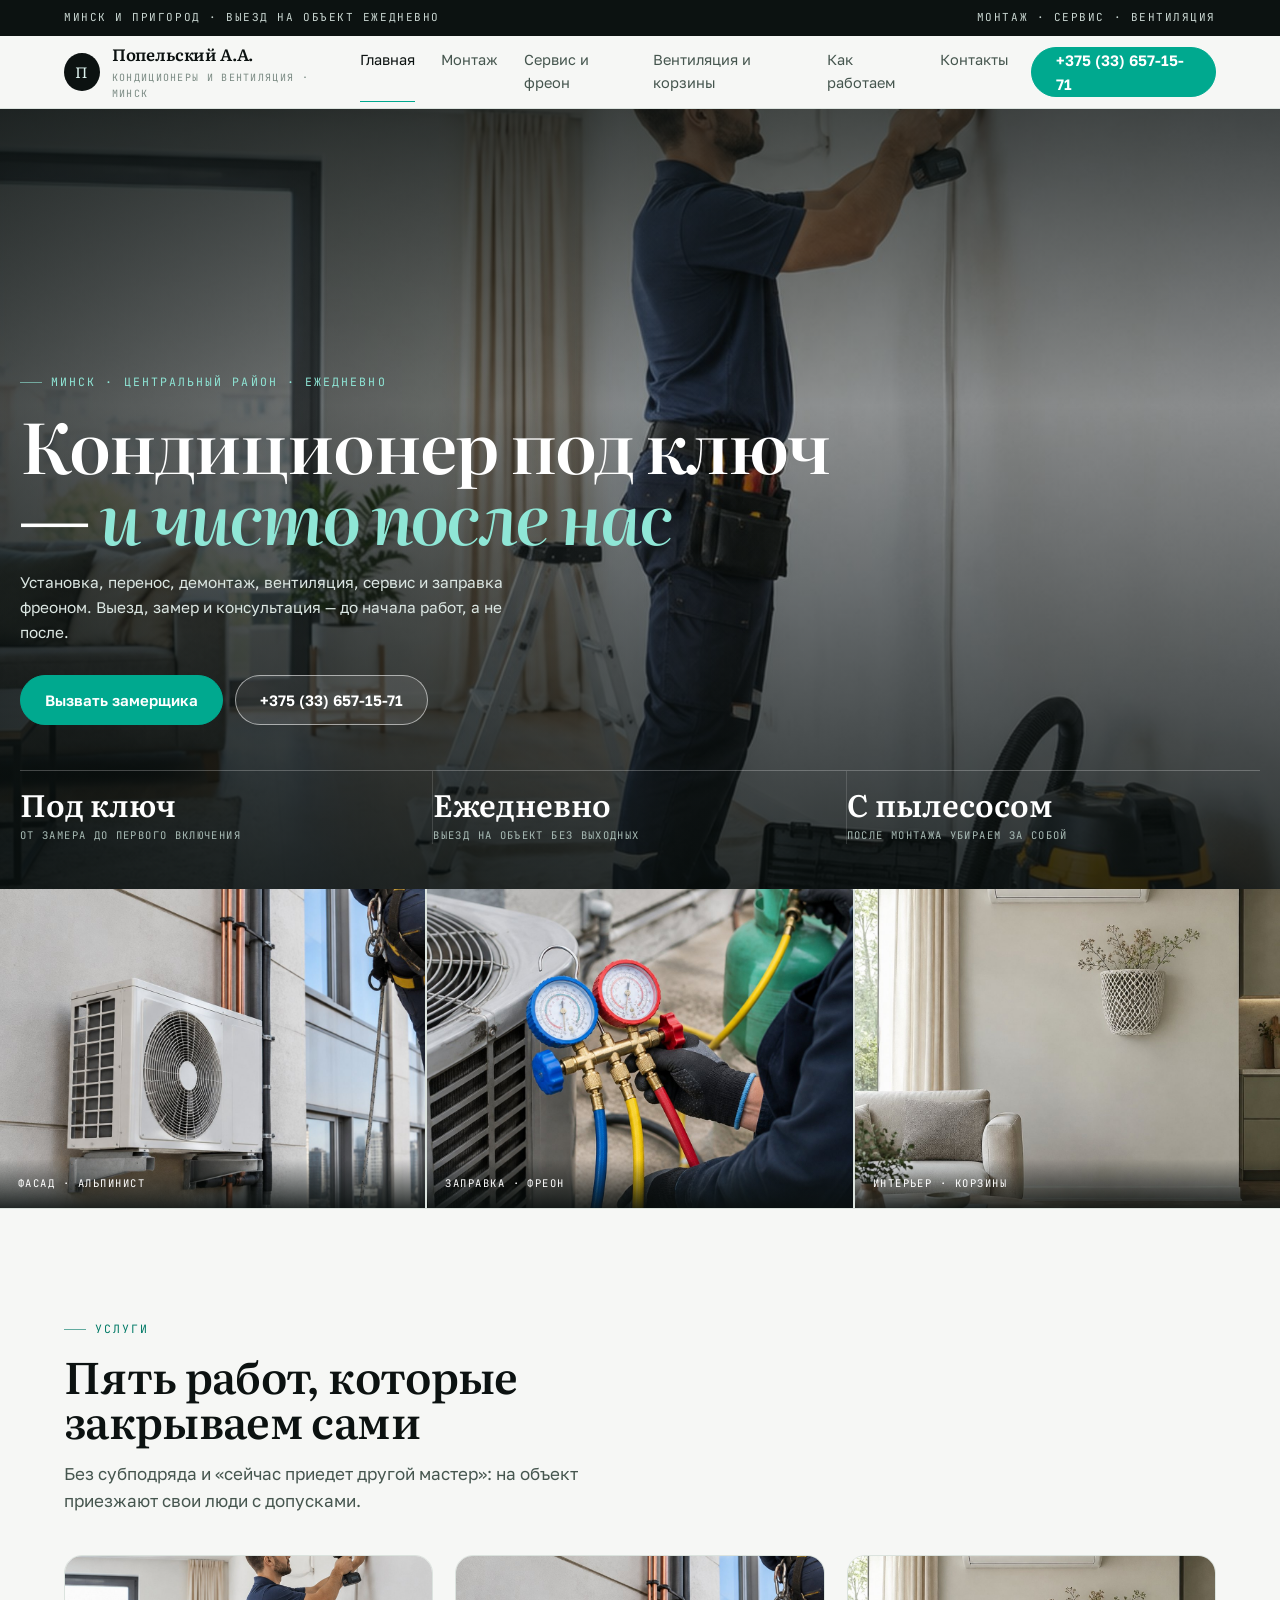
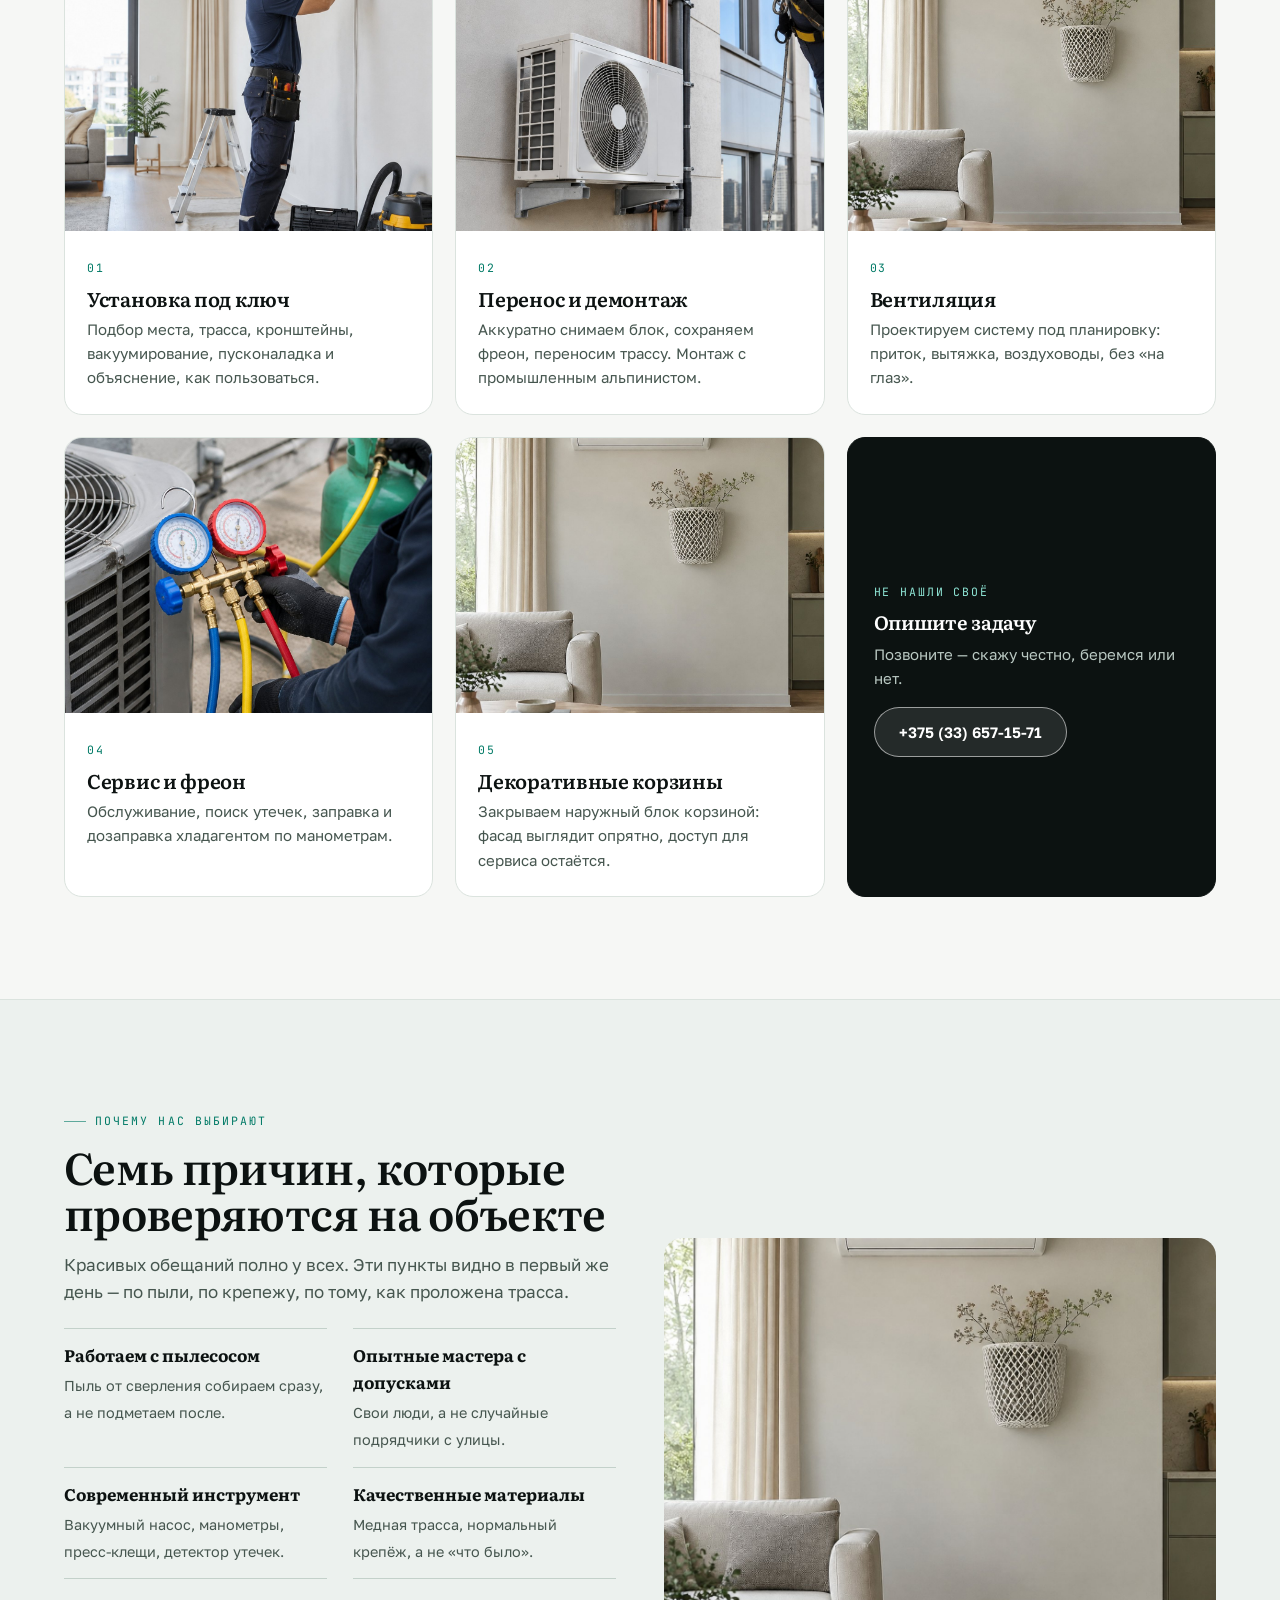
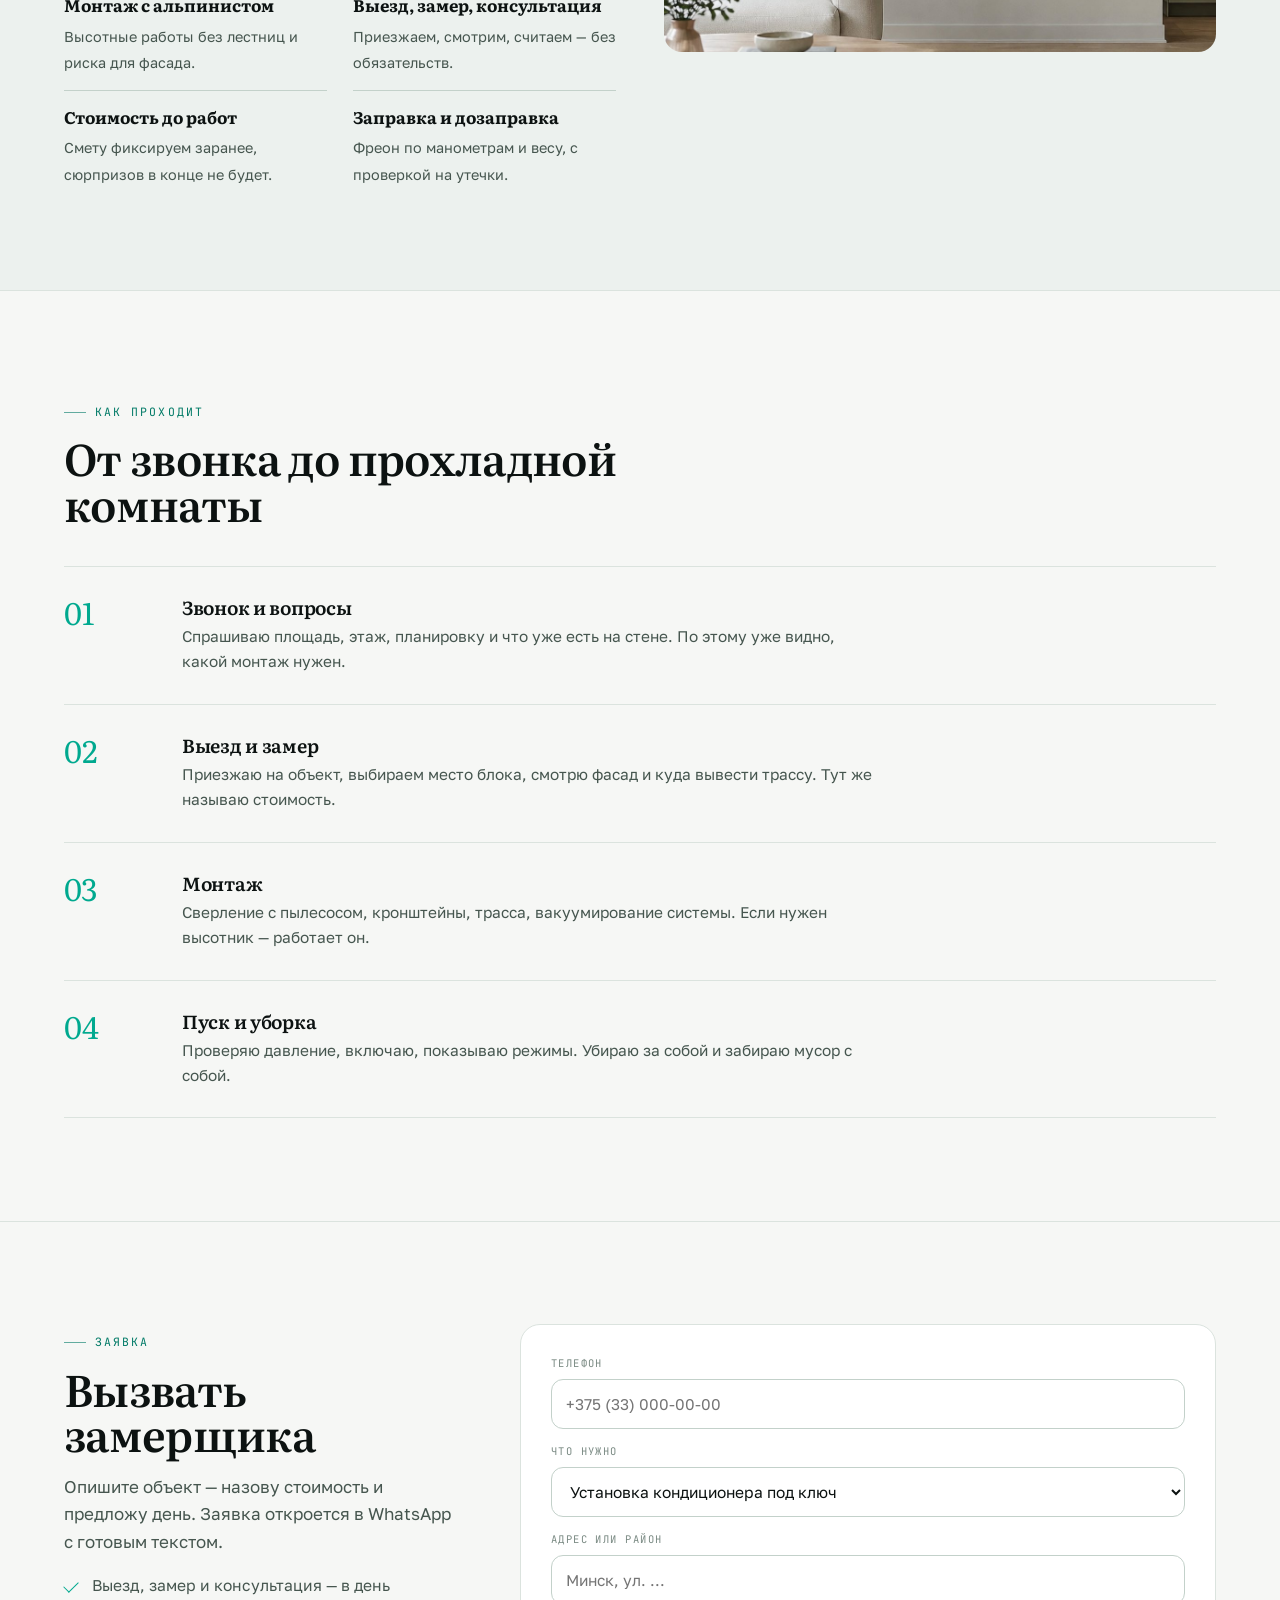
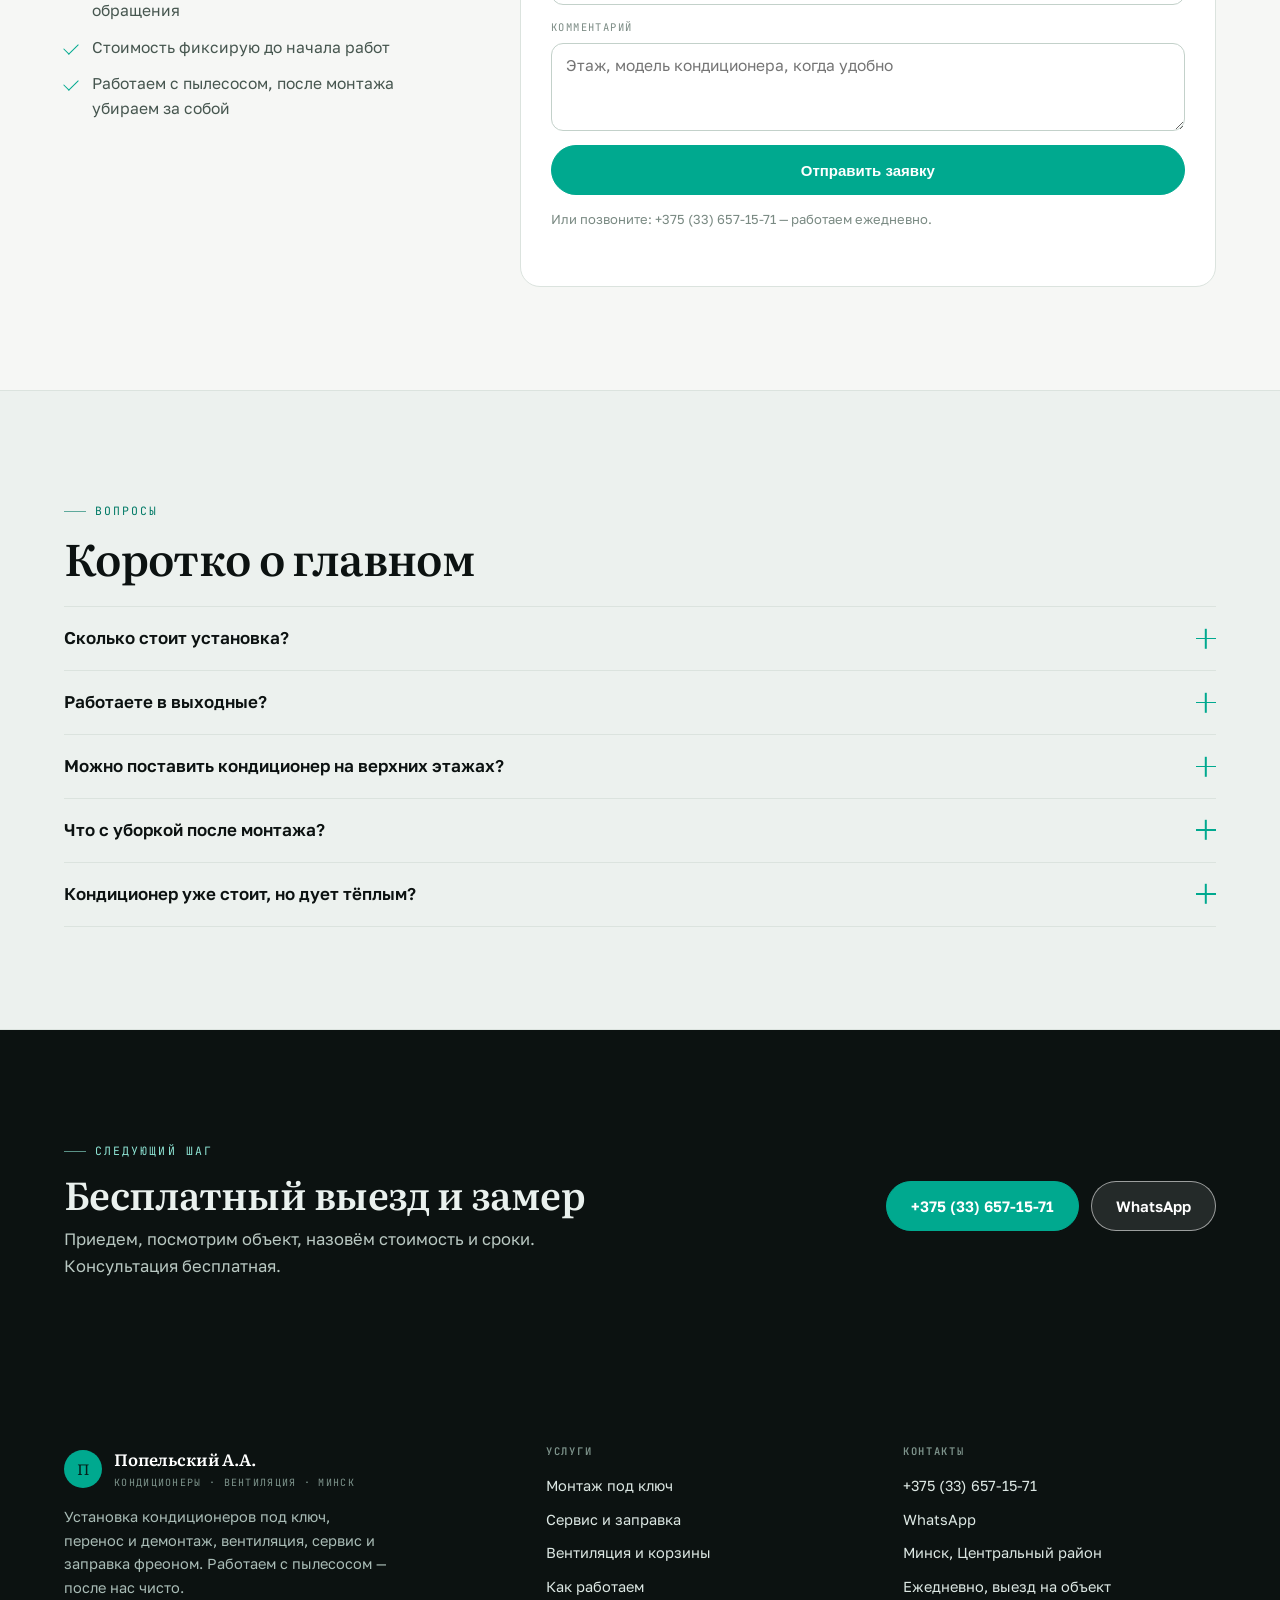
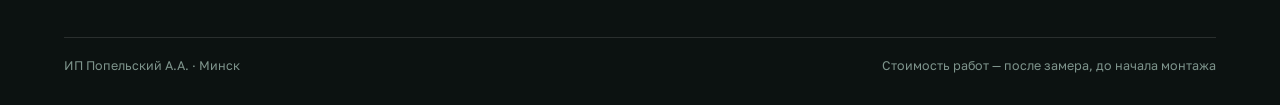
<file: index.html>
<!doctype html>
<html lang="ru">
<head>
<meta charset="utf-8">
<meta name="viewport" content="width=device-width,initial-scale=1">
<title>Установка кондиционеров под ключ в Минске — ИП Попельский А.А.</title>
<meta name="description" content="Монтаж кондиционеров под ключ, перенос и демонтаж, вентиляция, сервис и заправка фреоном. Минск, выезд ежедневно. Работаем с пылесосом — после нас чисто.">
<link rel="icon" href="assets/img/favicon.svg" type="image/svg+xml">
<link rel="preconnect" href="https://fonts.googleapis.com">
<link rel="preconnect" href="https://fonts.gstatic.com" crossorigin>
<link href="https://fonts.googleapis.com/css2?family=Literata:ital,wght@0,400;0,600;1,400;1,600&family=Golos+Text:wght@400;500;600;700&family=JetBrains+Mono:wght@400;500&display=swap" rel="stylesheet">
<link rel="stylesheet" href="assets/css/site.css">
</head>
<body>
<div class="topline"><div class="wrap"><span>Минск и пригород · выезд на объект ежедневно</span><span>Монтаж · сервис · вентиляция</span></div></div>
<header class="hdr"><div class="wrap hdr__in">
  <a class="logo" href="index.html"><i>П</i><span><b>Попельский А.А.</b><span>кондиционеры и вентиляция · Минск</span></span></a>
  <nav class="nav"><a href="index.html" aria-current="page">Главная</a><a href="montazh.html">Монтаж</a><a href="servis.html">Сервис и фреон</a><a href="vent.html">Вентиляция и корзины</a><a href="process.html">Как работаем</a><a href="kontakty.html">Контакты</a></nav>
  <a class="btn" href="tel:+375336571571">+375 (33) 657-15-71</a>
  <button class="burger" id="burger" aria-label="Меню"><span></span></button>
</div></header>
<div class="drawer" id="drawer"><button class="drawer__x" aria-label="Закрыть">×</button><a href="index.html">Главная</a><a href="montazh.html">Монтаж</a><a href="servis.html">Сервис и фреон</a><a href="vent.html">Вентиляция и корзины</a><a href="process.html">Как работаем</a><a href="kontakty.html">Контакты</a><a href="tel:+375336571571">+375 (33) 657-15-71</a></div>

<section class="hero">
<div class="hero__media"><img src="assets/img/hero.jpg" alt="Мастер устанавливает кондиционер в квартире" width="1800" height="1030" fetchpriority="high"></div>
<div class="wrap hero__in">
  <span class="kicker">Минск · Центральный район · ежедневно</span>
  <h1>Кондиционер под ключ — <em>и чисто после нас</em></h1>
  <p class="hero__lead">Установка, перенос, демонтаж, вентиляция, сервис и заправка фреоном. Выезд, замер и консультация — до начала работ, а не после.</p>
  <div class="hero__btns"><a class="btn" href="#zayavka">Вызвать замерщика</a><a class="btn btn--w" href="tel:+375336571571">+375 (33) 657-15-71</a></div>
  <div class="hero__stats">
    <div><b>Под ключ</b><span>от замера до первого включения</span></div>
    <div><b>Ежедневно</b><span>выезд на объект без выходных</span></div>
    <div><b>С пылесосом</b><span>после монтажа убираем за собой</span></div>
  </div>
</div>
</section>

<div class="band">
  <figure><img src="assets/img/facade.jpg" alt="Наружный блок на фасаде, монтаж с промышленным альпинистом" loading="lazy"><figcaption>фасад · альпинист</figcaption></figure>
  <figure><img src="assets/img/freon.jpg" alt="Заправка кондиционера фреоном по манометрам" loading="lazy"><figcaption>заправка · фреон</figcaption></figure>
  <figure><img src="assets/img/interior.jpg" alt="Кондиционер и декоративная корзина в интерьере" loading="lazy"><figcaption>интерьер · корзины</figcaption></figure>
</div>

<section class="sec"><div class="wrap">
<div class="shead"><span class="kicker">услуги</span><h2>Пять работ, которые закрываем сами</h2><p>Без субподряда и «сейчас приедет другой мастер»: на объект приезжают свои люди с допусками.</p></div>
<div class="cards">
  <article class="card"><img src="assets/img/hero.jpg" alt="Установка кондиционера" loading="lazy"><div class="card__b"><span class="mono">01</span><h3>Установка под ключ</h3><p>Подбор места, трасса, кронштейны, вакуумирование, пусконаладка и объяснение, как пользоваться.</p></div></article>
  <article class="card"><img src="assets/img/facade.jpg" alt="Перенос и демонтаж оборудования" loading="lazy"><div class="card__b"><span class="mono">02</span><h3>Перенос и демонтаж</h3><p>Аккуратно снимаем блок, сохраняем фреон, переносим трассу. Монтаж с промышленным альпинистом.</p></div></article>
  <article class="card"><img src="assets/img/interior.jpg" alt="Проектирование вентиляции" loading="lazy"><div class="card__b"><span class="mono">03</span><h3>Вентиляция</h3><p>Проектируем систему под планировку: приток, вытяжка, воздуховоды, без «на глаз».</p></div></article>
  <article class="card"><img src="assets/img/freon.jpg" alt="Сервис и заправка хладагентом" loading="lazy"><div class="card__b"><span class="mono">04</span><h3>Сервис и фреон</h3><p>Обслуживание, поиск утечек, заправка и дозаправка хладагентом по манометрам.</p></div></article>
  <article class="card"><img src="assets/img/interior.jpg" alt="Декоративные корзины" loading="lazy"><div class="card__b"><span class="mono">05</span><h3>Декоративные корзины</h3><p>Закрываем наружный блок корзиной: фасад выглядит опрятно, доступ для сервиса остаётся.</p></div></article>
  <article class="card" style="display:grid;place-content:center;padding:26px;background:var(--ink);border-color:var(--ink);color:#fff"><div><span class="mono" style="color:#8FE6D6">не нашли своё</span><h3 style="color:#fff;margin:8px 0 10px">Опишите задачу</h3><p style="color:#B9C8C2;font-size:15px">Позвоните — скажу честно, беремся или нет.</p><a class="btn btn--w" style="margin-top:16px" href="tel:+375336571571">+375 (33) 657-15-71</a></div></article>
</div>
</div></section>

<section class="sec sec--alt"><div class="wrap"><div class="two">
<div><div class="shead"><span class="kicker">почему нас выбирают</span><h2>Семь причин, которые проверяются на объекте</h2><p>Красивых обещаний полно у всех. Эти пункты видно в первый же день — по пыли, по крепежу, по тому, как проложена трасса.</p></div>
<div class="checks">
<div><b>Работаем с пылесосом</b><span>Пыль от сверления собираем сразу, а не подметаем после.</span></div>
<div><b>Опытные мастера с допусками</b><span>Свои люди, а не случайные подрядчики с улицы.</span></div>
<div><b>Современный инструмент</b><span>Вакуумный насос, манометры, пресс-клещи, детектор утечек.</span></div>
<div><b>Качественные материалы</b><span>Медная трасса, нормальный крепёж, а не «что было».</span></div>
<div><b>Монтаж с альпинистом</b><span>Высотные работы без лестниц и риска для фасада.</span></div>
<div><b>Выезд, замер, консультация</b><span>Приезжаем, смотрим, считаем — без обязательств.</span></div>
<div><b>Стоимость до работ</b><span>Смету фиксируем заранее, сюрпризов в конце не будет.</span></div>
<div><b>Заправка и дозаправка</b><span>Фреон по манометрам и весу, с проверкой на утечки.</span></div>
</div></div>
<div><img src="assets/img/interior.jpg" alt="Аккуратный монтаж кондиционера в интерьере" loading="lazy" width="1200" height="900"></div>
</div></div></section>

<section class="sec"><div class="wrap">
<div class="shead"><span class="kicker">как проходит</span><h2>От звонка до прохладной комнаты</h2></div>
<div class="steps">
<div class="step"><span class="step__n">01</span><div><h3>Звонок и вопросы</h3><p>Спрашиваю площадь, этаж, планировку и что уже есть на стене. По этому уже видно, какой монтаж нужен.</p></div></div>
<div class="step"><span class="step__n">02</span><div><h3>Выезд и замер</h3><p>Приезжаю на объект, выбираем место блока, смотрю фасад и куда вывести трассу. Тут же называю стоимость.</p></div></div>
<div class="step"><span class="step__n">03</span><div><h3>Монтаж</h3><p>Сверление с пылесосом, кронштейны, трасса, вакуумирование системы. Если нужен высотник — работает он.</p></div></div>
<div class="step"><span class="step__n">04</span><div><h3>Пуск и уборка</h3><p>Проверяю давление, включаю, показываю режимы. Убираю за собой и забираю мусор с собой.</p></div></div>
</div>
</div></section>

<section class="sec" id="zayavka"><div class="wrap"><div class="row2">
<div class="side"><div class="shead"><span class="kicker">Заявка</span><h2>Вызвать замерщика</h2><p>Опишите объект — назову стоимость и предложу день. Заявка откроется в WhatsApp с готовым текстом.</p></div><ul class="list"><li>Выезд, замер и консультация — в день обращения</li><li>Стоимость фиксирую до начала работ</li><li>Работаем с пылесосом, после монтажа убираем за собой</li></ul></div>
<form class="form" data-form novalidate>
<div class="fld"><label for="f-phone">Телефон</label><input id="f-phone" type="tel" placeholder="+375 (33) 000-00-00" autocomplete="tel" required></div>
<div class="fld"><label for="f-what">Что нужно</label><select id="f-what"><option>Установка кондиционера под ключ</option><option>Перенос или демонтаж</option><option>Сервис и заправка фреоном</option><option>Вентиляция</option><option>Декоративные корзины</option><option>Пока не решил</option></select></div>
<div class="fld"><label for="f-where">Адрес или район</label><input id="f-where" type="text" placeholder="Минск, ул. ..."></div>
<div class="fld"><label for="f-msg">Комментарий</label><textarea id="f-msg" placeholder="Этаж, модель кондиционера, когда удобно"></textarea></div>
<button class="btn" type="submit">Отправить заявку</button>
<p class="form__note">Или позвоните: <a href="tel:+375336571571">+375 (33) 657-15-71</a> — работаем ежедневно.</p>
<div class="formout" role="status"></div>
</form>
</div></div></section>

<section class="sec sec--alt"><div class="wrap">
<div class="shead"><span class="kicker">вопросы</span><h2>Коротко о главном</h2></div>
<div class="faq">
<div class="faq__i"><button class="faq__q" type="button">Сколько стоит установка?<span class="faq__x"></span></button><div class="faq__a"><p>Зависит от модели, длины трассы, этажа и материала стен. Точную сумму называю после замера и фиксирую до начала работ — доплат «по факту» не бывает.</p></div></div>
<div class="faq__i"><button class="faq__q" type="button">Работаете в выходные?<span class="faq__x"></span></button><div class="faq__a"><p>Да, выезжаем ежедневно. Время согласуем по телефону.</p></div></div>
<div class="faq__i"><button class="faq__q" type="button">Можно поставить кондиционер на верхних этажах?<span class="faq__x"></span></button><div class="faq__a"><p>Да, для этого есть промышленный альпинист. Наружный блок закрепим на фасаде по правилам, без риска для стены.</p></div></div>
<div class="faq__i"><button class="faq__q" type="button">Что с уборкой после монтажа?<span class="faq__x"></span></button><div class="faq__a"><p>Сверлим с пылесосом, пыль собираем в процессе. В конце убираем рабочее место и выносим мусор.</p></div></div>
<div class="faq__i"><button class="faq__q" type="button">Кондиционер уже стоит, но дует тёплым?<span class="faq__x"></span></button><div class="faq__a"><p>Скорее всего ушёл фреон. Приезжаю с манометрами, ищу утечку, устраняю и заправляю по весу — просто «долить» без поиска причины не предлагаю.</p></div></div>
</div>
</div></section>

<section class="sec sec--ink"><div class="wrap"><div class="cta">
<div><div class="shead"><span class="kicker">следующий шаг</span><h2>Бесплатный выезд и замер</h2></div><p>Приедем, посмотрим объект, назовём стоимость и сроки. Консультация бесплатная.</p></div>
<div class="cta__act"><a class="btn" href="tel:+375336571571">+375 (33) 657-15-71</a><a class="btn btn--w" href="https://wa.me/375336571571" target="_blank" rel="noopener">WhatsApp</a></div>
</div></div></section>

<footer class="foot"><div class="wrap"><div class="foot__in">
<div><div class="logo" style="margin:0 0 14px"><i style="background:#00A98F;color:#04211C">П</i><span><b style="color:#fff">Попельский А.А.</b><span style="color:#7E948C">кондиционеры · вентиляция · Минск</span></span></div>
<p style="color:#A9BCB6;max-width:36ch">Установка кондиционеров под ключ, перенос и демонтаж, вентиляция, сервис и заправка фреоном. Работаем с пылесосом — после нас чисто.</p></div>
<div><h4>Услуги</h4><a href="montazh.html">Монтаж под ключ</a><a href="servis.html">Сервис и заправка</a><a href="vent.html">Вентиляция и корзины</a><a href="process.html">Как работаем</a></div>
<div><h4>Контакты</h4><a href="tel:+375336571571">+375 (33) 657-15-71</a><a href="https://wa.me/375336571571" target="_blank" rel="noopener">WhatsApp</a><a href="kontakty.html">Минск, Центральный район</a><a href="kontakty.html">Ежедневно, выезд на объект</a></div>
</div><div class="foot__low"><span>ИП Попельский А.А. · Минск</span><span>Стоимость работ — после замера, до начала монтажа</span></div></div></footer>
<div class="fbar"><a href="tel:+375336571571">Позвонить</a><a href="https://wa.me/375336571571" target="_blank" rel="noopener">WhatsApp</a></div>
<script src="assets/js/main.js" defer></script>
</body>
</html>
</file>
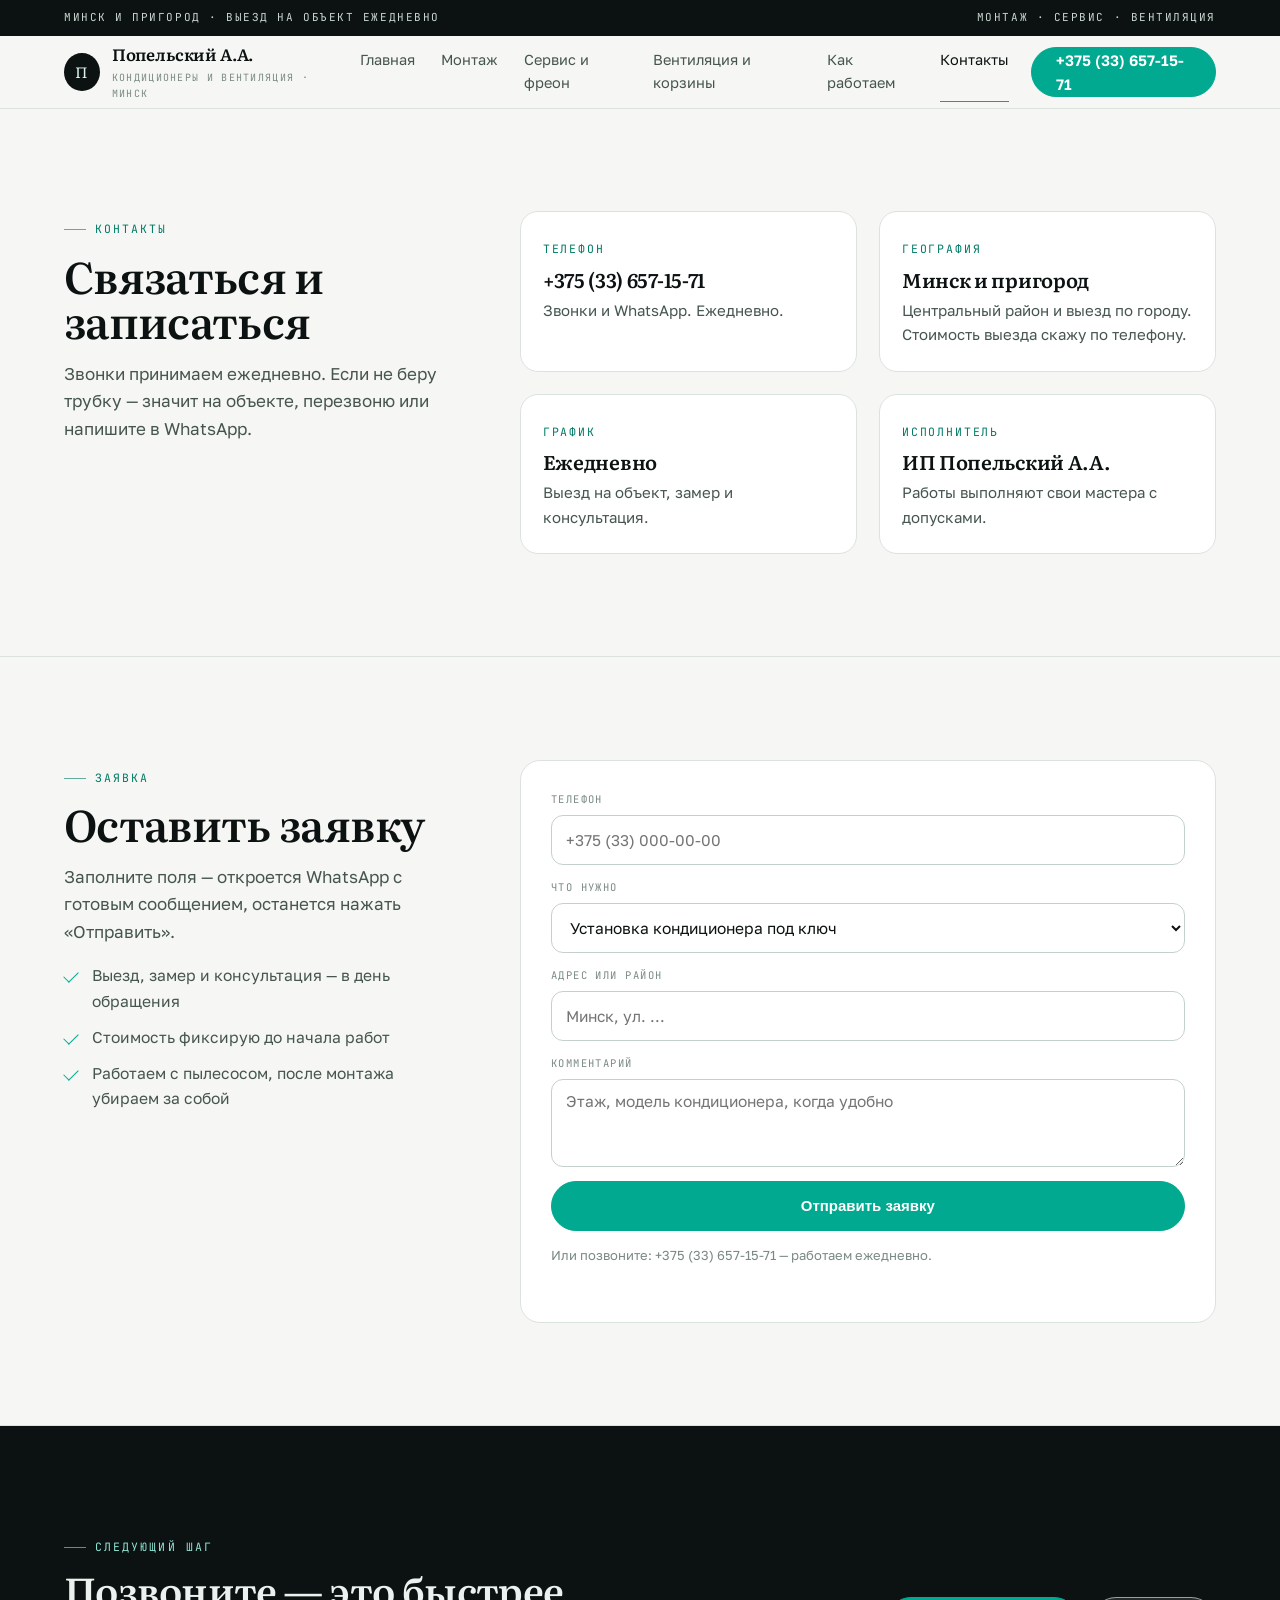
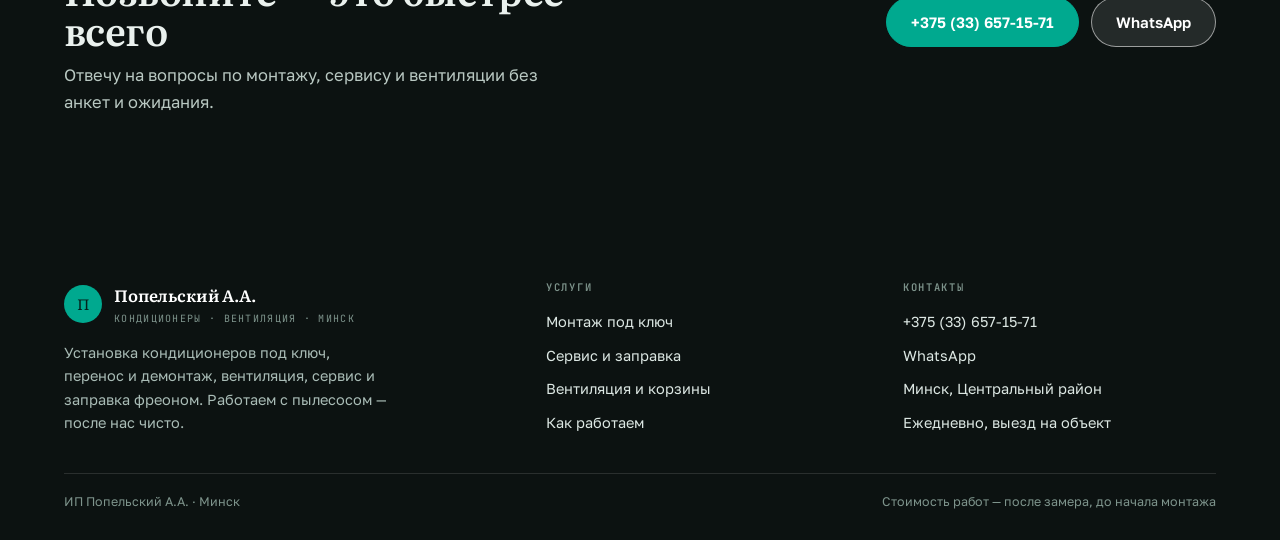
<file: kontakty.html>
<!doctype html>
<html lang="ru">
<head>
<meta charset="utf-8">
<meta name="viewport" content="width=device-width,initial-scale=1">
<title>Контакты — кондиционеры и вентиляция в Минске</title>
<meta name="description" content="Телефон +375 (33) 657-15-71, WhatsApp. Минск, Центральный район, выезд ежедневно. Заявка на замер.">
<link rel="icon" href="assets/img/favicon.svg" type="image/svg+xml">
<link rel="preconnect" href="https://fonts.googleapis.com">
<link rel="preconnect" href="https://fonts.gstatic.com" crossorigin>
<link href="https://fonts.googleapis.com/css2?family=Literata:ital,wght@0,400;0,600;1,400;1,600&family=Golos+Text:wght@400;500;600;700&family=JetBrains+Mono:wght@400;500&display=swap" rel="stylesheet">
<link rel="stylesheet" href="assets/css/site.css">
</head>
<body>
<div class="topline"><div class="wrap"><span>Минск и пригород · выезд на объект ежедневно</span><span>Монтаж · сервис · вентиляция</span></div></div>
<header class="hdr"><div class="wrap hdr__in">
  <a class="logo" href="index.html"><i>П</i><span><b>Попельский А.А.</b><span>кондиционеры и вентиляция · Минск</span></span></a>
  <nav class="nav"><a href="index.html">Главная</a><a href="montazh.html">Монтаж</a><a href="servis.html">Сервис и фреон</a><a href="vent.html">Вентиляция и корзины</a><a href="process.html">Как работаем</a><a href="kontakty.html" aria-current="page">Контакты</a></nav>
  <a class="btn" href="tel:+375336571571">+375 (33) 657-15-71</a>
  <button class="burger" id="burger" aria-label="Меню"><span></span></button>
</div></header>
<div class="drawer" id="drawer"><button class="drawer__x" aria-label="Закрыть">×</button><a href="index.html">Главная</a><a href="montazh.html">Монтаж</a><a href="servis.html">Сервис и фреон</a><a href="vent.html">Вентиляция и корзины</a><a href="process.html">Как работаем</a><a href="kontakty.html">Контакты</a><a href="tel:+375336571571">+375 (33) 657-15-71</a></div>

<section class="sec"><div class="wrap"><div class="row2">
<div class="side"><div class="shead"><span class="kicker">контакты</span><h1>Связаться и записаться</h1><p>Звонки принимаем ежедневно. Если не беру трубку — значит на объекте, перезвоню или напишите в WhatsApp.</p></div></div>
<div><div class="cards" style="grid-template-columns:1fr 1fr;margin-top:0">
<div class="card"><div class="card__b"><span class="mono">телефон</span><h3><a href="tel:+375336571571">+375 (33) 657-15-71</a></h3><p>Звонки и WhatsApp. Ежедневно.</p></div></div>
<div class="card"><div class="card__b"><span class="mono">география</span><h3>Минск и пригород</h3><p>Центральный район и выезд по городу. Стоимость выезда скажу по телефону.</p></div></div>
<div class="card"><div class="card__b"><span class="mono">график</span><h3>Ежедневно</h3><p>Выезд на объект, замер и консультация.</p></div></div>
<div class="card"><div class="card__b"><span class="mono">исполнитель</span><h3>ИП Попельский А.А.</h3><p>Работы выполняют свои мастера с допусками.</p></div></div>
</div></div>
</div></div></section>

<section class="sec" id="zayavka"><div class="wrap"><div class="row2">
<div class="side"><div class="shead"><span class="kicker">Заявка</span><h2>Оставить заявку</h2><p>Заполните поля — откроется WhatsApp с готовым сообщением, останется нажать «Отправить».</p></div><ul class="list"><li>Выезд, замер и консультация — в день обращения</li><li>Стоимость фиксирую до начала работ</li><li>Работаем с пылесосом, после монтажа убираем за собой</li></ul></div>
<form class="form" data-form novalidate>
<div class="fld"><label for="f-phone">Телефон</label><input id="f-phone" type="tel" placeholder="+375 (33) 000-00-00" autocomplete="tel" required></div>
<div class="fld"><label for="f-what">Что нужно</label><select id="f-what"><option>Установка кондиционера под ключ</option><option>Перенос или демонтаж</option><option>Сервис и заправка фреоном</option><option>Вентиляция</option><option>Декоративные корзины</option><option>Пока не решил</option></select></div>
<div class="fld"><label for="f-where">Адрес или район</label><input id="f-where" type="text" placeholder="Минск, ул. ..."></div>
<div class="fld"><label for="f-msg">Комментарий</label><textarea id="f-msg" placeholder="Этаж, модель кондиционера, когда удобно"></textarea></div>
<button class="btn" type="submit">Отправить заявку</button>
<p class="form__note">Или позвоните: <a href="tel:+375336571571">+375 (33) 657-15-71</a> — работаем ежедневно.</p>
<div class="formout" role="status"></div>
</form>
</div></div></section>

<section class="sec sec--ink"><div class="wrap"><div class="cta">
<div><div class="shead"><span class="kicker">следующий шаг</span><h2>Позвоните — это быстрее всего</h2></div><p>Отвечу на вопросы по монтажу, сервису и вентиляции без анкет и ожидания.</p></div>
<div class="cta__act"><a class="btn" href="tel:+375336571571">+375 (33) 657-15-71</a><a class="btn btn--w" href="https://wa.me/375336571571" target="_blank" rel="noopener">WhatsApp</a></div>
</div></div></section>

<footer class="foot"><div class="wrap"><div class="foot__in">
<div><div class="logo" style="margin:0 0 14px"><i style="background:#00A98F;color:#04211C">П</i><span><b style="color:#fff">Попельский А.А.</b><span style="color:#7E948C">кондиционеры · вентиляция · Минск</span></span></div>
<p style="color:#A9BCB6;max-width:36ch">Установка кондиционеров под ключ, перенос и демонтаж, вентиляция, сервис и заправка фреоном. Работаем с пылесосом — после нас чисто.</p></div>
<div><h4>Услуги</h4><a href="montazh.html">Монтаж под ключ</a><a href="servis.html">Сервис и заправка</a><a href="vent.html">Вентиляция и корзины</a><a href="process.html">Как работаем</a></div>
<div><h4>Контакты</h4><a href="tel:+375336571571">+375 (33) 657-15-71</a><a href="https://wa.me/375336571571" target="_blank" rel="noopener">WhatsApp</a><a href="kontakty.html">Минск, Центральный район</a><a href="kontakty.html">Ежедневно, выезд на объект</a></div>
</div><div class="foot__low"><span>ИП Попельский А.А. · Минск</span><span>Стоимость работ — после замера, до начала монтажа</span></div></div></footer>
<div class="fbar"><a href="tel:+375336571571">Позвонить</a><a href="https://wa.me/375336571571" target="_blank" rel="noopener">WhatsApp</a></div>
<script src="assets/js/main.js" defer></script>
</body>
</html>
</file>
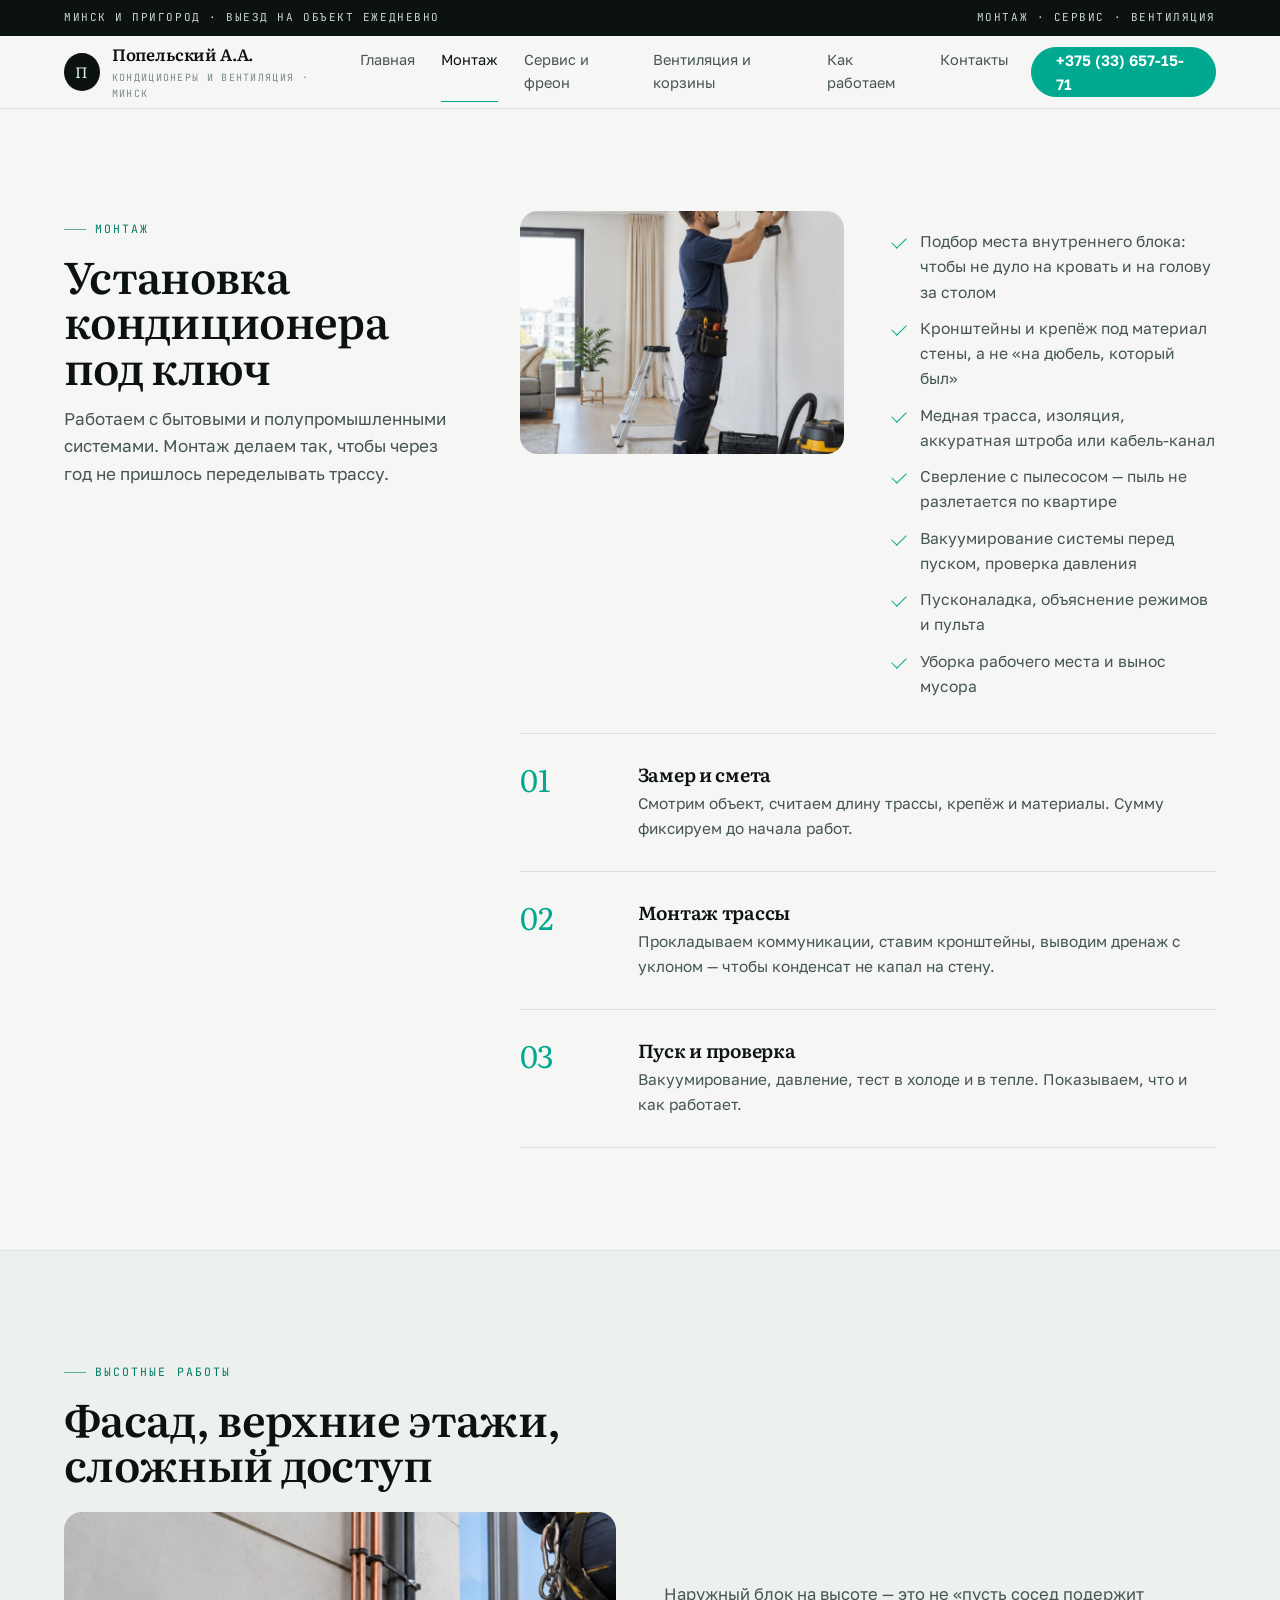
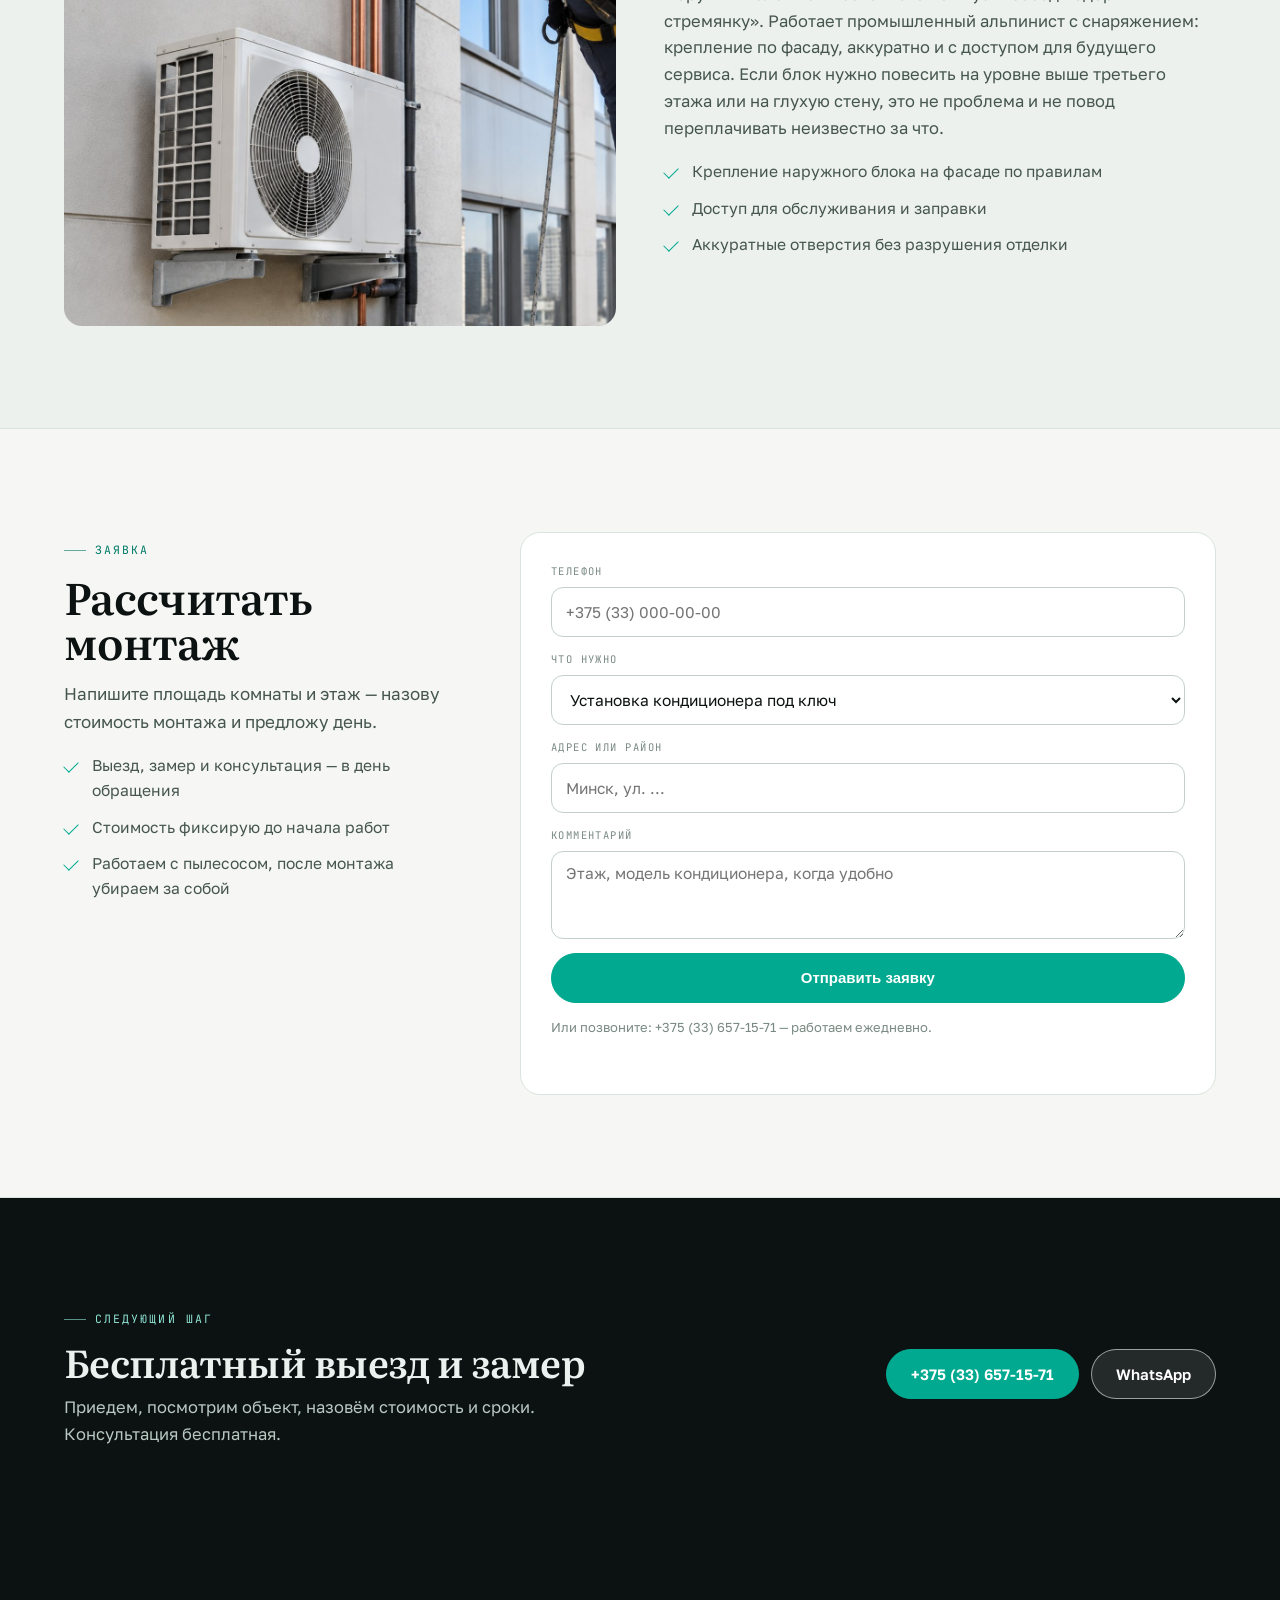
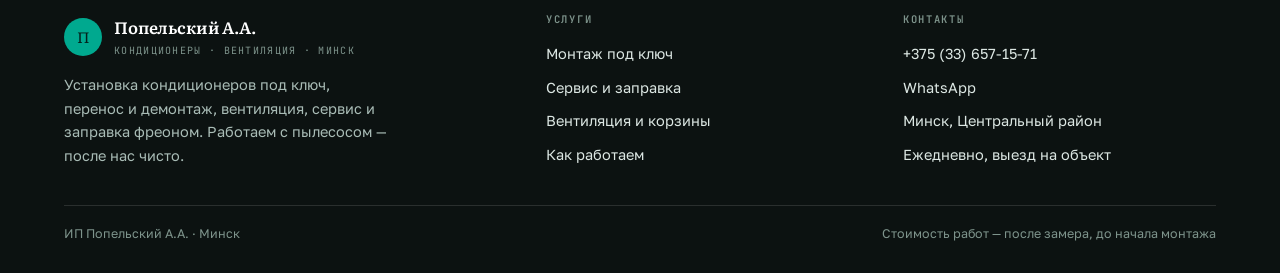
<file: montazh.html>
<!doctype html>
<html lang="ru">
<head>
<meta charset="utf-8">
<meta name="viewport" content="width=device-width,initial-scale=1">
<title>Монтаж кондиционеров под ключ — Минск | Попельский А.А.</title>
<meta name="description" content="Установка кондиционеров под ключ: замер, трасса, вакуумирование, пуск. Монтаж с промышленным альпинистом, сверление с пылесосом.">
<link rel="icon" href="assets/img/favicon.svg" type="image/svg+xml">
<link rel="preconnect" href="https://fonts.googleapis.com">
<link rel="preconnect" href="https://fonts.gstatic.com" crossorigin>
<link href="https://fonts.googleapis.com/css2?family=Literata:ital,wght@0,400;0,600;1,400;1,600&family=Golos+Text:wght@400;500;600;700&family=JetBrains+Mono:wght@400;500&display=swap" rel="stylesheet">
<link rel="stylesheet" href="assets/css/site.css">
</head>
<body>
<div class="topline"><div class="wrap"><span>Минск и пригород · выезд на объект ежедневно</span><span>Монтаж · сервис · вентиляция</span></div></div>
<header class="hdr"><div class="wrap hdr__in">
  <a class="logo" href="index.html"><i>П</i><span><b>Попельский А.А.</b><span>кондиционеры и вентиляция · Минск</span></span></a>
  <nav class="nav"><a href="index.html">Главная</a><a href="montazh.html" aria-current="page">Монтаж</a><a href="servis.html">Сервис и фреон</a><a href="vent.html">Вентиляция и корзины</a><a href="process.html">Как работаем</a><a href="kontakty.html">Контакты</a></nav>
  <a class="btn" href="tel:+375336571571">+375 (33) 657-15-71</a>
  <button class="burger" id="burger" aria-label="Меню"><span></span></button>
</div></header>
<div class="drawer" id="drawer"><button class="drawer__x" aria-label="Закрыть">×</button><a href="index.html">Главная</a><a href="montazh.html">Монтаж</a><a href="servis.html">Сервис и фреон</a><a href="vent.html">Вентиляция и корзины</a><a href="process.html">Как работаем</a><a href="kontakty.html">Контакты</a><a href="tel:+375336571571">+375 (33) 657-15-71</a></div>

<section class="sec"><div class="wrap"><div class="row2">
<div class="side"><div class="shead"><span class="kicker">монтаж</span><h1>Установка кондиционера под ключ</h1><p>Работаем с бытовыми и полупромышленными системами. Монтаж делаем так, чтобы через год не пришлось переделывать трассу.</p></div></div>
<div>
<div class="two" style="align-items:start">
<div><img src="assets/img/hero.jpg" alt="Монтаж внутреннего блока" loading="lazy"></div>
<div><ul class="list">
<li>Подбор места внутреннего блока: чтобы не дуло на кровать и на голову за столом</li>
<li>Кронштейны и крепёж под материал стены, а не «на дюбель, который был»</li>
<li>Медная трасса, изоляция, аккуратная штроба или кабель-канал</li>
<li>Сверление с пылесосом — пыль не разлетается по квартире</li>
<li>Вакуумирование системы перед пуском, проверка давления</li>
<li>Пусконаладка, объяснение режимов и пульта</li>
<li>Уборка рабочего места и вынос мусора</li>
</ul></div>
</div>
<div class="steps" style="margin-top:34px">
<div class="step"><span class="step__n">01</span><div><h3>Замер и смета</h3><p>Смотрим объект, считаем длину трассы, крепёж и материалы. Сумму фиксируем до начала работ.</p></div></div>
<div class="step"><span class="step__n">02</span><div><h3>Монтаж трассы</h3><p>Прокладываем коммуникации, ставим кронштейны, выводим дренаж с уклоном — чтобы конденсат не капал на стену.</p></div></div>
<div class="step"><span class="step__n">03</span><div><h3>Пуск и проверка</h3><p>Вакуумирование, давление, тест в холоде и в тепле. Показываем, что и как работает.</p></div></div>
</div>
</div>
</div></div></section>

<section class="sec sec--alt"><div class="wrap">
<div class="shead"><span class="kicker">высотные работы</span><h2>Фасад, верхние этажи, сложный доступ</h2></div>
<div class="two" style="margin-top:26px">
<div><img src="assets/img/facade.jpg" alt="Наружный блок на фасаде" loading="lazy"></div>
<div><p style="color:var(--body)">Наружный блок на высоте — это не «пусть сосед подержит стремянку». Работает промышленный альпинист с снаряжением: крепление по фасаду, аккуратно и с доступом для будущего сервиса. Если блок нужно повесить на уровне выше третьего этажа или на глухую стену, это не проблема и не повод переплачивать неизвестно за что.</p>
<ul class="list"><li>Крепление наружного блока на фасаде по правилам</li><li>Доступ для обслуживания и заправки</li><li>Аккуратные отверстия без разрушения отделки</li></ul></div>
</div>
</div></section>

<section class="sec" id="zayavka"><div class="wrap"><div class="row2">
<div class="side"><div class="shead"><span class="kicker">Заявка</span><h2>Рассчитать монтаж</h2><p>Напишите площадь комнаты и этаж — назову стоимость монтажа и предложу день.</p></div><ul class="list"><li>Выезд, замер и консультация — в день обращения</li><li>Стоимость фиксирую до начала работ</li><li>Работаем с пылесосом, после монтажа убираем за собой</li></ul></div>
<form class="form" data-form novalidate>
<div class="fld"><label for="f-phone">Телефон</label><input id="f-phone" type="tel" placeholder="+375 (33) 000-00-00" autocomplete="tel" required></div>
<div class="fld"><label for="f-what">Что нужно</label><select id="f-what"><option>Установка кондиционера под ключ</option><option>Перенос или демонтаж</option><option>Сервис и заправка фреоном</option><option>Вентиляция</option><option>Декоративные корзины</option><option>Пока не решил</option></select></div>
<div class="fld"><label for="f-where">Адрес или район</label><input id="f-where" type="text" placeholder="Минск, ул. ..."></div>
<div class="fld"><label for="f-msg">Комментарий</label><textarea id="f-msg" placeholder="Этаж, модель кондиционера, когда удобно"></textarea></div>
<button class="btn" type="submit">Отправить заявку</button>
<p class="form__note">Или позвоните: <a href="tel:+375336571571">+375 (33) 657-15-71</a> — работаем ежедневно.</p>
<div class="formout" role="status"></div>
</form>
</div></div></section>

<section class="sec sec--ink"><div class="wrap"><div class="cta">
<div><div class="shead"><span class="kicker">следующий шаг</span><h2>Бесплатный выезд и замер</h2></div><p>Приедем, посмотрим объект, назовём стоимость и сроки. Консультация бесплатная.</p></div>
<div class="cta__act"><a class="btn" href="tel:+375336571571">+375 (33) 657-15-71</a><a class="btn btn--w" href="https://wa.me/375336571571" target="_blank" rel="noopener">WhatsApp</a></div>
</div></div></section>

<footer class="foot"><div class="wrap"><div class="foot__in">
<div><div class="logo" style="margin:0 0 14px"><i style="background:#00A98F;color:#04211C">П</i><span><b style="color:#fff">Попельский А.А.</b><span style="color:#7E948C">кондиционеры · вентиляция · Минск</span></span></div>
<p style="color:#A9BCB6;max-width:36ch">Установка кондиционеров под ключ, перенос и демонтаж, вентиляция, сервис и заправка фреоном. Работаем с пылесосом — после нас чисто.</p></div>
<div><h4>Услуги</h4><a href="montazh.html">Монтаж под ключ</a><a href="servis.html">Сервис и заправка</a><a href="vent.html">Вентиляция и корзины</a><a href="process.html">Как работаем</a></div>
<div><h4>Контакты</h4><a href="tel:+375336571571">+375 (33) 657-15-71</a><a href="https://wa.me/375336571571" target="_blank" rel="noopener">WhatsApp</a><a href="kontakty.html">Минск, Центральный район</a><a href="kontakty.html">Ежедневно, выезд на объект</a></div>
</div><div class="foot__low"><span>ИП Попельский А.А. · Минск</span><span>Стоимость работ — после замера, до начала монтажа</span></div></div></footer>
<div class="fbar"><a href="tel:+375336571571">Позвонить</a><a href="https://wa.me/375336571571" target="_blank" rel="noopener">WhatsApp</a></div>
<script src="assets/js/main.js" defer></script>
</body>
</html>
</file>
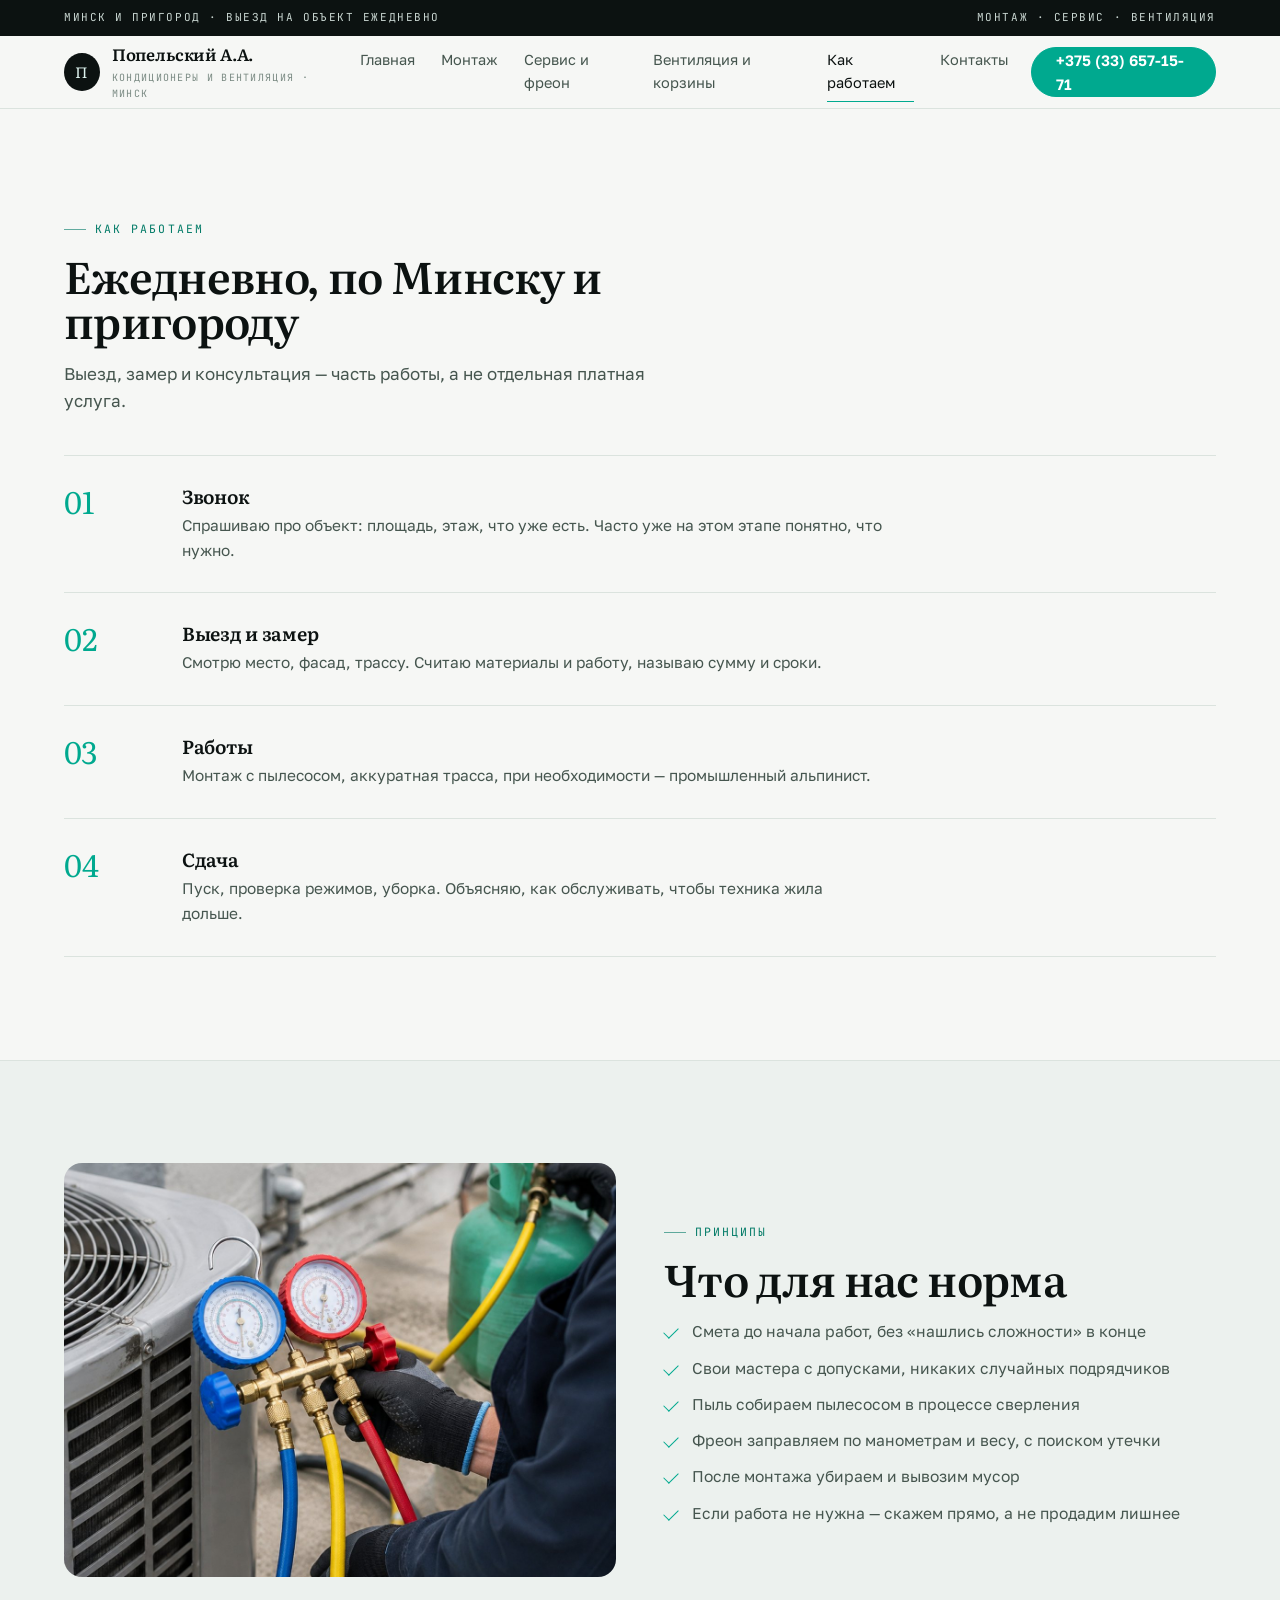
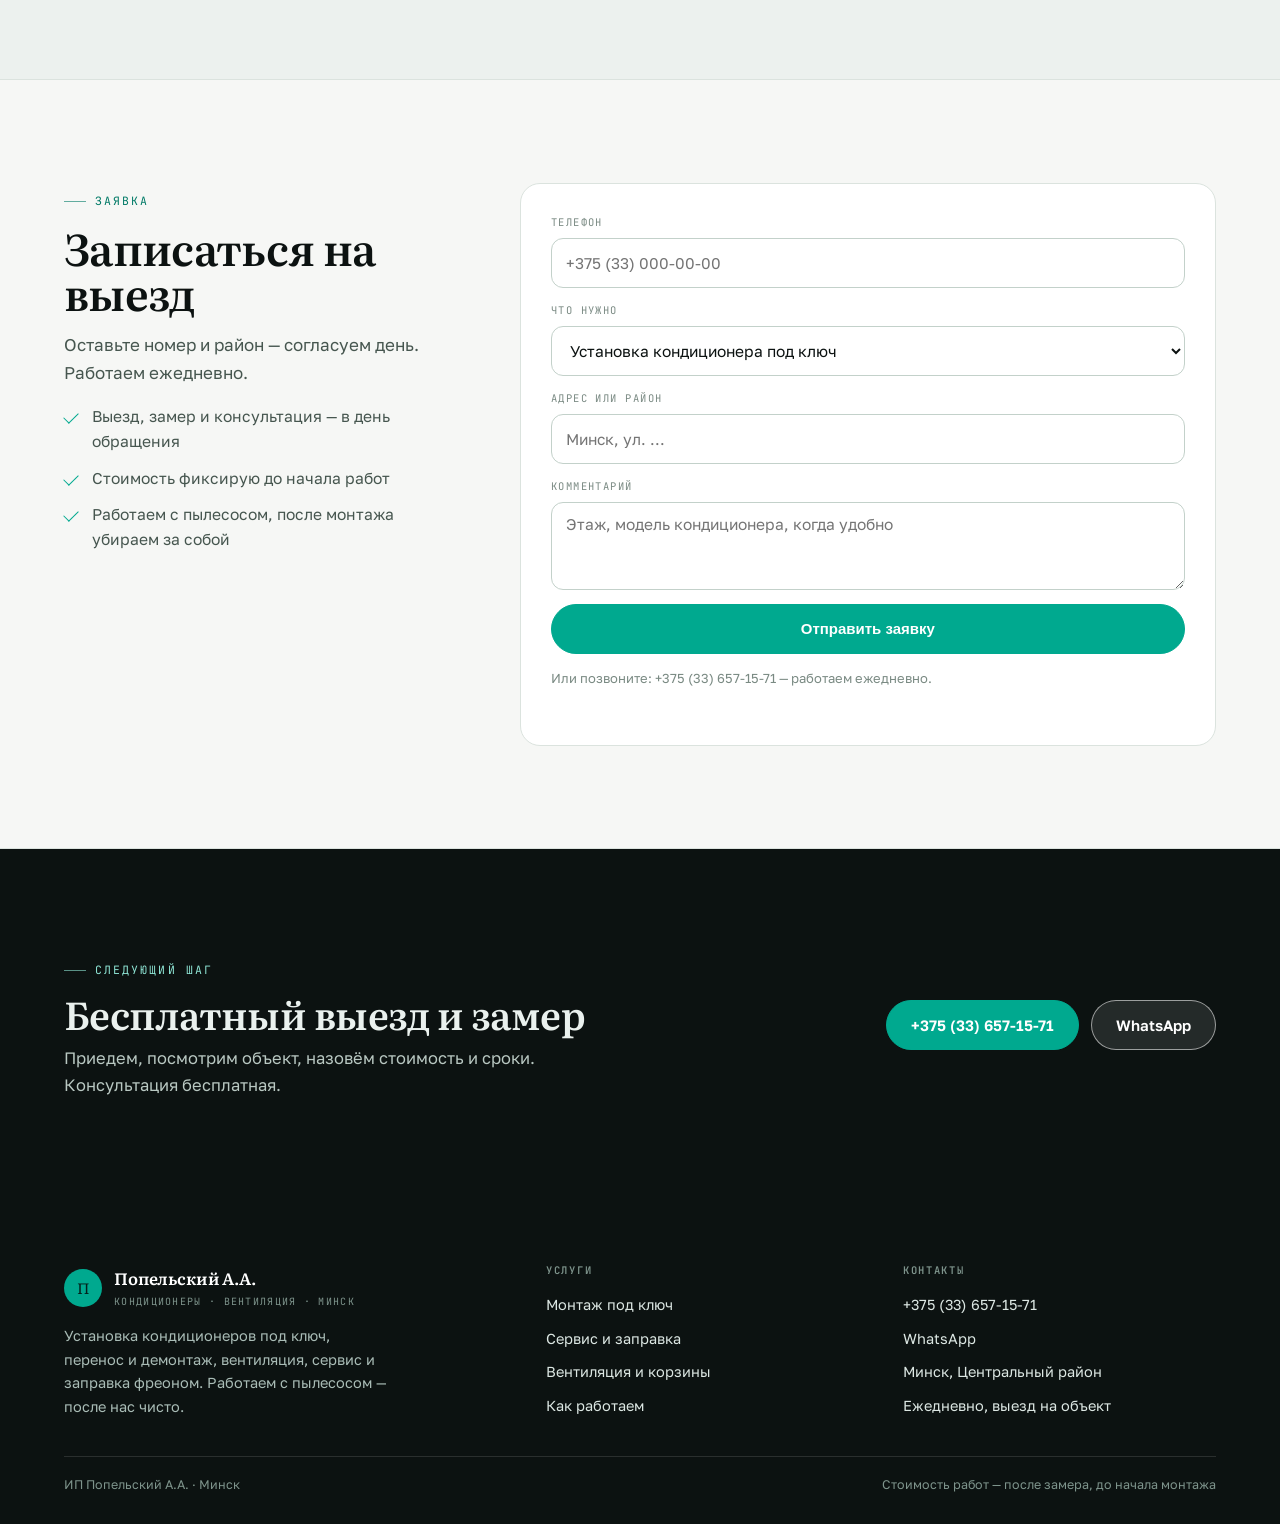
<file: process.html>
<!doctype html>
<html lang="ru">
<head>
<meta charset="utf-8">
<meta name="viewport" content="width=device-width,initial-scale=1">
<title>Как мы работаем — кондиционеры в Минске | Попельский А.А.</title>
<meta name="description" content="Порядок работы: звонок, выезд и замер, монтаж с пылесосом, пуск и уборка. Смета фиксируется до начала работ.">
<link rel="icon" href="assets/img/favicon.svg" type="image/svg+xml">
<link rel="preconnect" href="https://fonts.googleapis.com">
<link rel="preconnect" href="https://fonts.gstatic.com" crossorigin>
<link href="https://fonts.googleapis.com/css2?family=Literata:ital,wght@0,400;0,600;1,400;1,600&family=Golos+Text:wght@400;500;600;700&family=JetBrains+Mono:wght@400;500&display=swap" rel="stylesheet">
<link rel="stylesheet" href="assets/css/site.css">
</head>
<body>
<div class="topline"><div class="wrap"><span>Минск и пригород · выезд на объект ежедневно</span><span>Монтаж · сервис · вентиляция</span></div></div>
<header class="hdr"><div class="wrap hdr__in">
  <a class="logo" href="index.html"><i>П</i><span><b>Попельский А.А.</b><span>кондиционеры и вентиляция · Минск</span></span></a>
  <nav class="nav"><a href="index.html">Главная</a><a href="montazh.html">Монтаж</a><a href="servis.html">Сервис и фреон</a><a href="vent.html">Вентиляция и корзины</a><a href="process.html" aria-current="page">Как работаем</a><a href="kontakty.html">Контакты</a></nav>
  <a class="btn" href="tel:+375336571571">+375 (33) 657-15-71</a>
  <button class="burger" id="burger" aria-label="Меню"><span></span></button>
</div></header>
<div class="drawer" id="drawer"><button class="drawer__x" aria-label="Закрыть">×</button><a href="index.html">Главная</a><a href="montazh.html">Монтаж</a><a href="servis.html">Сервис и фреон</a><a href="vent.html">Вентиляция и корзины</a><a href="process.html">Как работаем</a><a href="kontakty.html">Контакты</a><a href="tel:+375336571571">+375 (33) 657-15-71</a></div>

<section class="sec"><div class="wrap">
<div class="shead"><span class="kicker">как работаем</span><h1>Ежедневно, по Минску и пригороду</h1><p>Выезд, замер и консультация — часть работы, а не отдельная платная услуга.</p></div>
<div class="steps">
<div class="step"><span class="step__n">01</span><div><h3>Звонок</h3><p>Спрашиваю про объект: площадь, этаж, что уже есть. Часто уже на этом этапе понятно, что нужно.</p></div></div>
<div class="step"><span class="step__n">02</span><div><h3>Выезд и замер</h3><p>Смотрю место, фасад, трассу. Считаю материалы и работу, называю сумму и сроки.</p></div></div>
<div class="step"><span class="step__n">03</span><div><h3>Работы</h3><p>Монтаж с пылесосом, аккуратная трасса, при необходимости — промышленный альпинист.</p></div></div>
<div class="step"><span class="step__n">04</span><div><h3>Сдача</h3><p>Пуск, проверка режимов, уборка. Объясняю, как обслуживать, чтобы техника жила дольше.</p></div></div>
</div>
</div></section>

<section class="sec sec--alt"><div class="wrap"><div class="two">
<div><img src="assets/img/freon.jpg" alt="Проверка давления манометрами" loading="lazy"></div>
<div><div class="shead"><span class="kicker">принципы</span><h2>Что для нас норма</h2></div>
<ul class="list"><li>Смета до начала работ, без «нашлись сложности» в конце</li><li>Свои мастера с допусками, никаких случайных подрядчиков</li><li>Пыль собираем пылесосом в процессе сверления</li><li>Фреон заправляем по манометрам и весу, с поиском утечки</li><li>После монтажа убираем и вывозим мусор</li><li>Если работа не нужна — скажем прямо, а не продадим лишнее</li></ul></div>
</div></div></section>

<section class="sec" id="zayavka"><div class="wrap"><div class="row2">
<div class="side"><div class="shead"><span class="kicker">Заявка</span><h2>Записаться на выезд</h2><p>Оставьте номер и район — согласуем день. Работаем ежедневно.</p></div><ul class="list"><li>Выезд, замер и консультация — в день обращения</li><li>Стоимость фиксирую до начала работ</li><li>Работаем с пылесосом, после монтажа убираем за собой</li></ul></div>
<form class="form" data-form novalidate>
<div class="fld"><label for="f-phone">Телефон</label><input id="f-phone" type="tel" placeholder="+375 (33) 000-00-00" autocomplete="tel" required></div>
<div class="fld"><label for="f-what">Что нужно</label><select id="f-what"><option>Установка кондиционера под ключ</option><option>Перенос или демонтаж</option><option>Сервис и заправка фреоном</option><option>Вентиляция</option><option>Декоративные корзины</option><option>Пока не решил</option></select></div>
<div class="fld"><label for="f-where">Адрес или район</label><input id="f-where" type="text" placeholder="Минск, ул. ..."></div>
<div class="fld"><label for="f-msg">Комментарий</label><textarea id="f-msg" placeholder="Этаж, модель кондиционера, когда удобно"></textarea></div>
<button class="btn" type="submit">Отправить заявку</button>
<p class="form__note">Или позвоните: <a href="tel:+375336571571">+375 (33) 657-15-71</a> — работаем ежедневно.</p>
<div class="formout" role="status"></div>
</form>
</div></div></section>

<section class="sec sec--ink"><div class="wrap"><div class="cta">
<div><div class="shead"><span class="kicker">следующий шаг</span><h2>Бесплатный выезд и замер</h2></div><p>Приедем, посмотрим объект, назовём стоимость и сроки. Консультация бесплатная.</p></div>
<div class="cta__act"><a class="btn" href="tel:+375336571571">+375 (33) 657-15-71</a><a class="btn btn--w" href="https://wa.me/375336571571" target="_blank" rel="noopener">WhatsApp</a></div>
</div></div></section>

<footer class="foot"><div class="wrap"><div class="foot__in">
<div><div class="logo" style="margin:0 0 14px"><i style="background:#00A98F;color:#04211C">П</i><span><b style="color:#fff">Попельский А.А.</b><span style="color:#7E948C">кондиционеры · вентиляция · Минск</span></span></div>
<p style="color:#A9BCB6;max-width:36ch">Установка кондиционеров под ключ, перенос и демонтаж, вентиляция, сервис и заправка фреоном. Работаем с пылесосом — после нас чисто.</p></div>
<div><h4>Услуги</h4><a href="montazh.html">Монтаж под ключ</a><a href="servis.html">Сервис и заправка</a><a href="vent.html">Вентиляция и корзины</a><a href="process.html">Как работаем</a></div>
<div><h4>Контакты</h4><a href="tel:+375336571571">+375 (33) 657-15-71</a><a href="https://wa.me/375336571571" target="_blank" rel="noopener">WhatsApp</a><a href="kontakty.html">Минск, Центральный район</a><a href="kontakty.html">Ежедневно, выезд на объект</a></div>
</div><div class="foot__low"><span>ИП Попельский А.А. · Минск</span><span>Стоимость работ — после замера, до начала монтажа</span></div></div></footer>
<div class="fbar"><a href="tel:+375336571571">Позвонить</a><a href="https://wa.me/375336571571" target="_blank" rel="noopener">WhatsApp</a></div>
<script src="assets/js/main.js" defer></script>
</body>
</html>
</file>
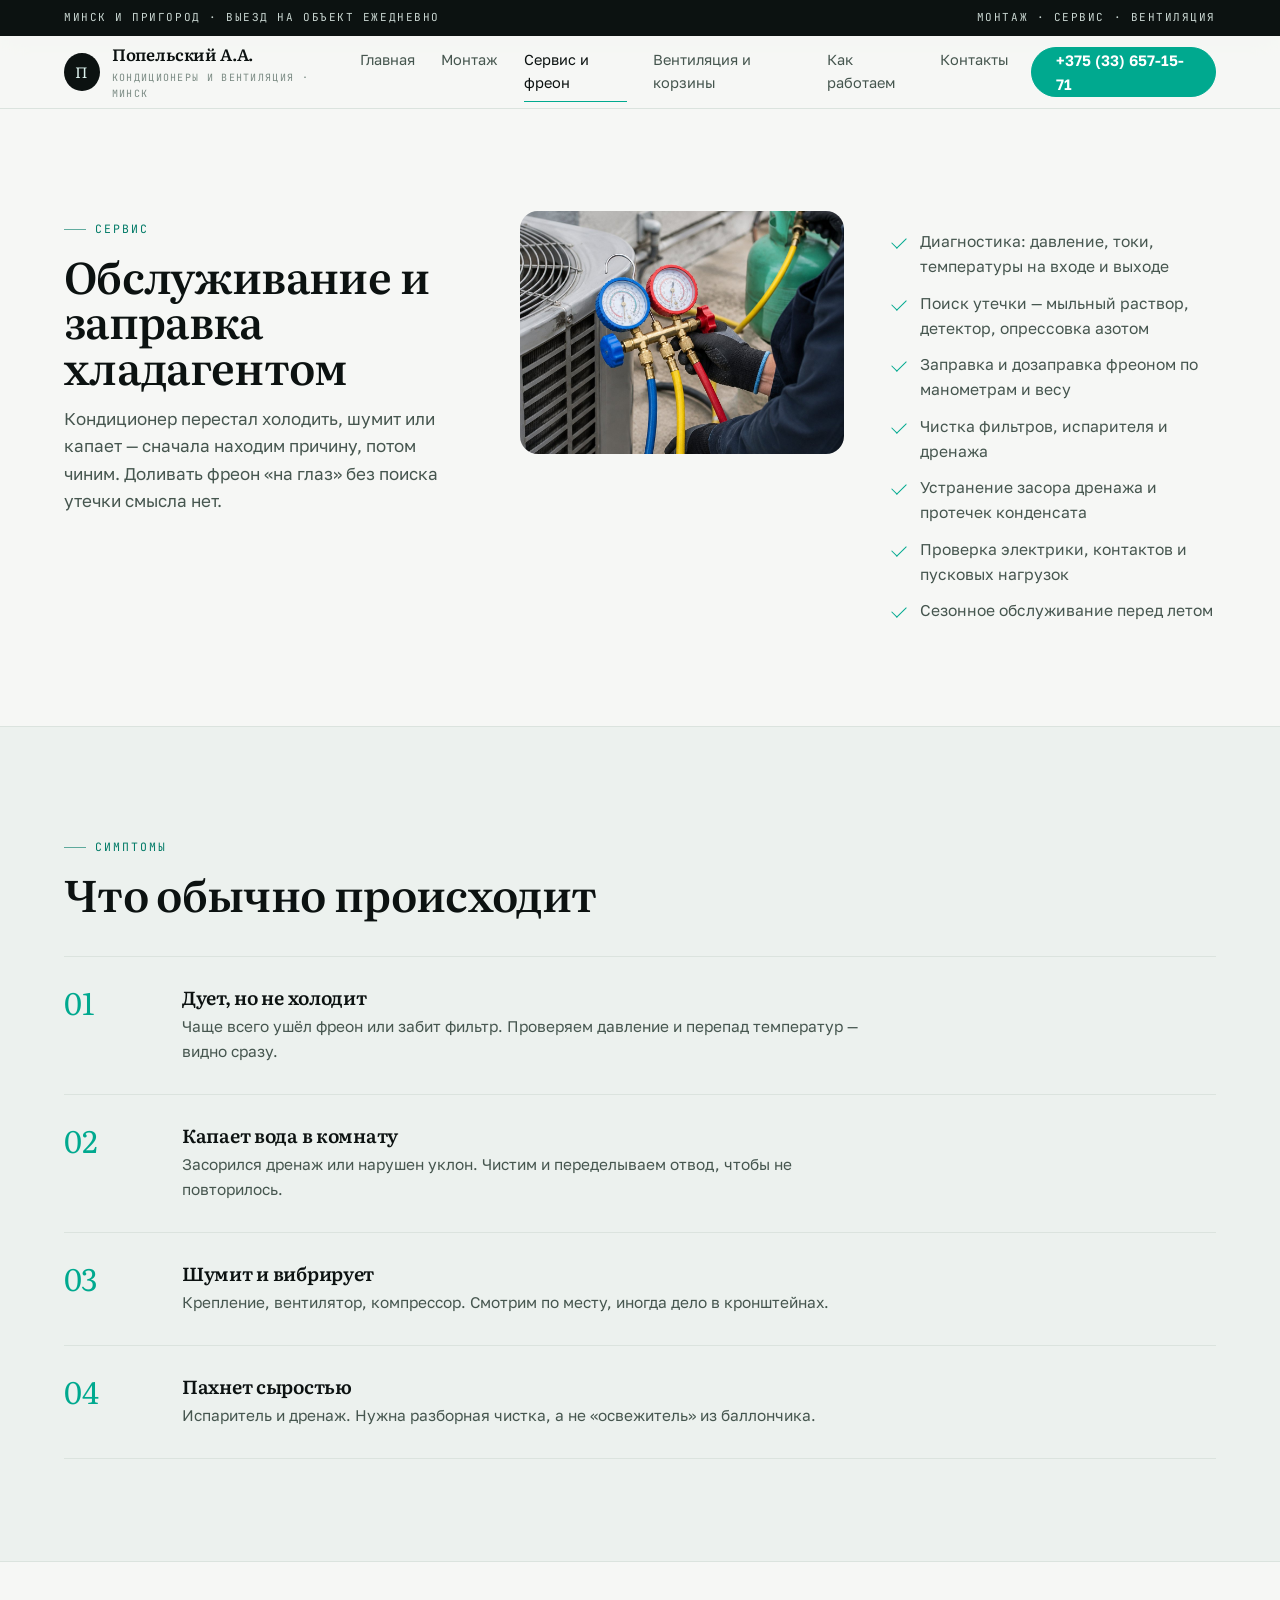
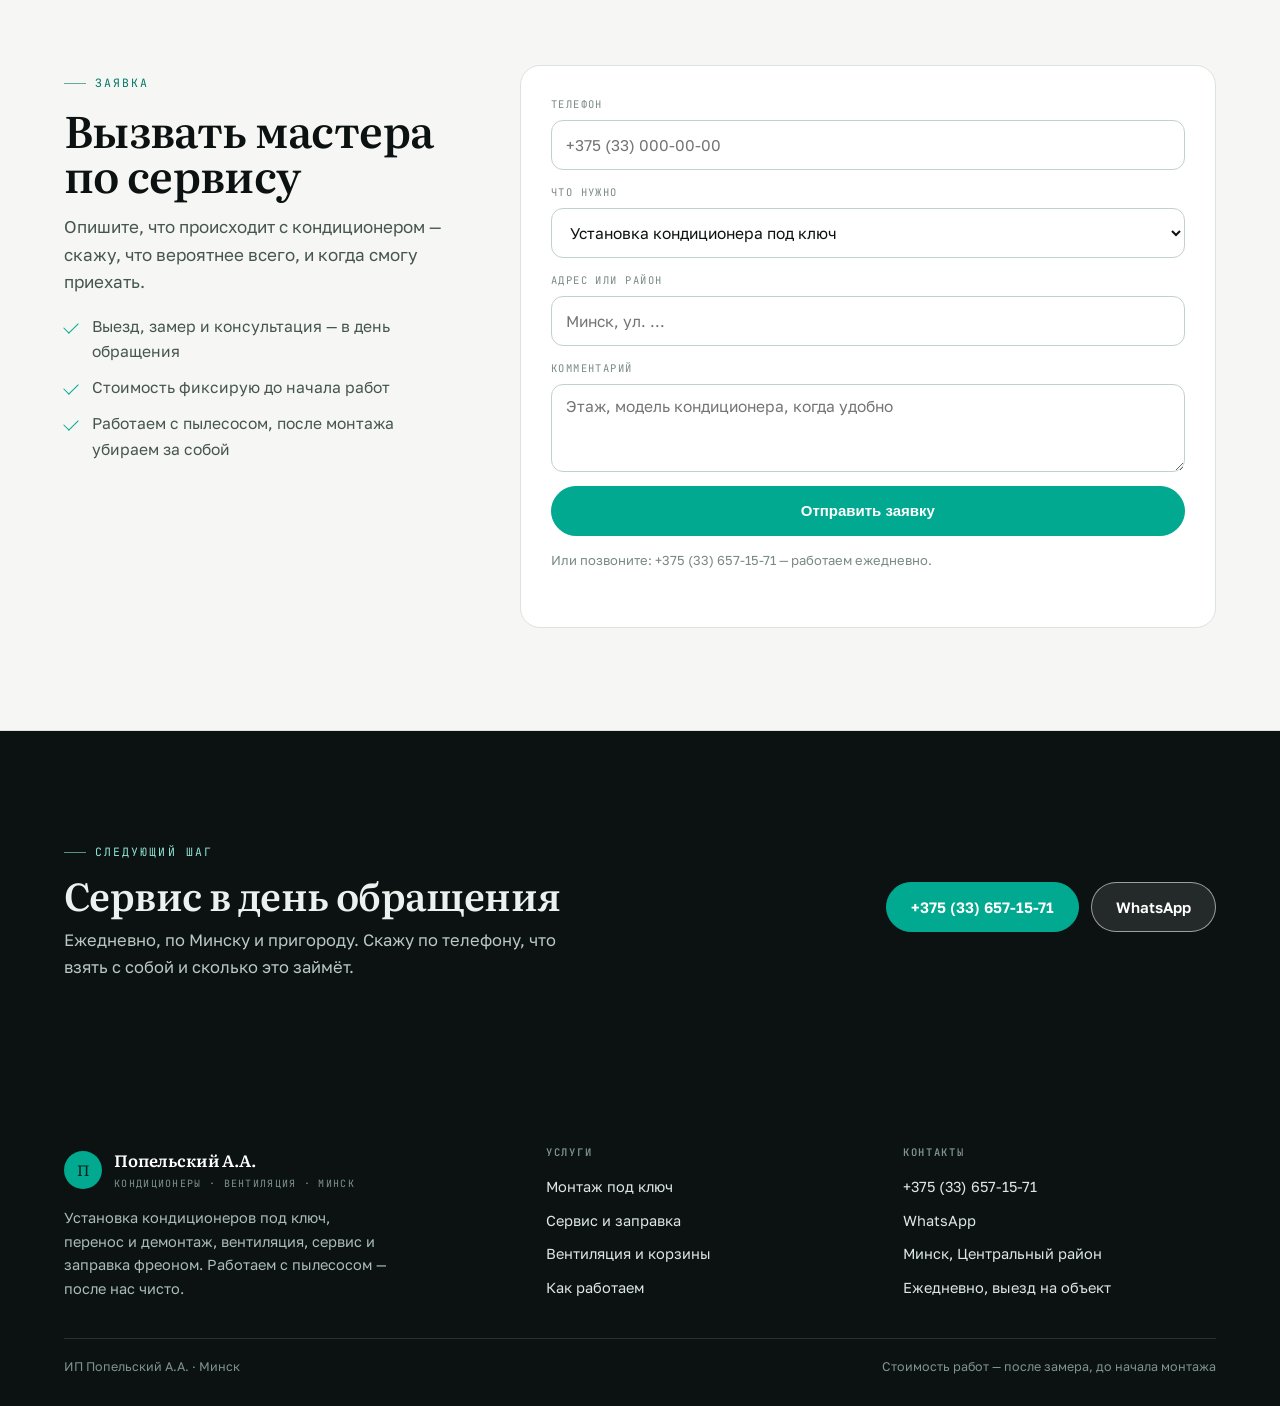
<file: servis.html>
<!doctype html>
<html lang="ru">
<head>
<meta charset="utf-8">
<meta name="viewport" content="width=device-width,initial-scale=1">
<title>Сервис и заправка кондиционеров фреоном — Минск</title>
<meta name="description" content="Обслуживание кондиционеров, поиск утечек, заправка и дозаправка хладагентом по манометрам. Выезд ежедневно по Минску.">
<link rel="icon" href="assets/img/favicon.svg" type="image/svg+xml">
<link rel="preconnect" href="https://fonts.googleapis.com">
<link rel="preconnect" href="https://fonts.gstatic.com" crossorigin>
<link href="https://fonts.googleapis.com/css2?family=Literata:ital,wght@0,400;0,600;1,400;1,600&family=Golos+Text:wght@400;500;600;700&family=JetBrains+Mono:wght@400;500&display=swap" rel="stylesheet">
<link rel="stylesheet" href="assets/css/site.css">
</head>
<body>
<div class="topline"><div class="wrap"><span>Минск и пригород · выезд на объект ежедневно</span><span>Монтаж · сервис · вентиляция</span></div></div>
<header class="hdr"><div class="wrap hdr__in">
  <a class="logo" href="index.html"><i>П</i><span><b>Попельский А.А.</b><span>кондиционеры и вентиляция · Минск</span></span></a>
  <nav class="nav"><a href="index.html">Главная</a><a href="montazh.html">Монтаж</a><a href="servis.html" aria-current="page">Сервис и фреон</a><a href="vent.html">Вентиляция и корзины</a><a href="process.html">Как работаем</a><a href="kontakty.html">Контакты</a></nav>
  <a class="btn" href="tel:+375336571571">+375 (33) 657-15-71</a>
  <button class="burger" id="burger" aria-label="Меню"><span></span></button>
</div></header>
<div class="drawer" id="drawer"><button class="drawer__x" aria-label="Закрыть">×</button><a href="index.html">Главная</a><a href="montazh.html">Монтаж</a><a href="servis.html">Сервис и фреон</a><a href="vent.html">Вентиляция и корзины</a><a href="process.html">Как работаем</a><a href="kontakty.html">Контакты</a><a href="tel:+375336571571">+375 (33) 657-15-71</a></div>

<section class="sec"><div class="wrap"><div class="row2">
<div class="side"><div class="shead"><span class="kicker">сервис</span><h1>Обслуживание и заправка хладагентом</h1><p>Кондиционер перестал холодить, шумит или капает — сначала находим причину, потом чиним. Доливать фреон «на глаз» без поиска утечки смысла нет.</p></div></div>
<div>
<div class="two" style="align-items:start"><div><img src="assets/img/freon.jpg" alt="Заправка кондиционера по манометрам" loading="lazy"></div>
<div><ul class="list">
<li>Диагностика: давление, токи, температуры на входе и выходе</li>
<li>Поиск утечки — мыльный раствор, детектор, опрессовка азотом</li>
<li>Заправка и дозаправка фреоном по манометрам и весу</li>
<li>Чистка фильтров, испарителя и дренажа</li>
<li>Устранение засора дренажа и протечек конденсата</li>
<li>Проверка электрики, контактов и пусковых нагрузок</li>
<li>Сезонное обслуживание перед летом</li>
</ul></div></div>
</div></div></section>

<section class="sec sec--alt"><div class="wrap">
<div class="shead"><span class="kicker">симптомы</span><h2>Что обычно происходит</h2></div>
<div class="steps">
<div class="step"><span class="step__n">01</span><div><h3>Дует, но не холодит</h3><p>Чаще всего ушёл фреон или забит фильтр. Проверяем давление и перепад температур — видно сразу.</p></div></div>
<div class="step"><span class="step__n">02</span><div><h3>Капает вода в комнату</h3><p>Засорился дренаж или нарушен уклон. Чистим и переделываем отвод, чтобы не повторилось.</p></div></div>
<div class="step"><span class="step__n">03</span><div><h3>Шумит и вибрирует</h3><p>Крепление, вентилятор, компрессор. Смотрим по месту, иногда дело в кронштейнах.</p></div></div>
<div class="step"><span class="step__n">04</span><div><h3>Пахнет сыростью</h3><p>Испаритель и дренаж. Нужна разборная чистка, а не «освежитель» из баллончика.</p></div></div>
</div>
</div></section>

<section class="sec" id="zayavka"><div class="wrap"><div class="row2">
<div class="side"><div class="shead"><span class="kicker">Заявка</span><h2>Вызвать мастера по сервису</h2><p>Опишите, что происходит с кондиционером — скажу, что вероятнее всего, и когда смогу приехать.</p></div><ul class="list"><li>Выезд, замер и консультация — в день обращения</li><li>Стоимость фиксирую до начала работ</li><li>Работаем с пылесосом, после монтажа убираем за собой</li></ul></div>
<form class="form" data-form novalidate>
<div class="fld"><label for="f-phone">Телефон</label><input id="f-phone" type="tel" placeholder="+375 (33) 000-00-00" autocomplete="tel" required></div>
<div class="fld"><label for="f-what">Что нужно</label><select id="f-what"><option>Установка кондиционера под ключ</option><option>Перенос или демонтаж</option><option>Сервис и заправка фреоном</option><option>Вентиляция</option><option>Декоративные корзины</option><option>Пока не решил</option></select></div>
<div class="fld"><label for="f-where">Адрес или район</label><input id="f-where" type="text" placeholder="Минск, ул. ..."></div>
<div class="fld"><label for="f-msg">Комментарий</label><textarea id="f-msg" placeholder="Этаж, модель кондиционера, когда удобно"></textarea></div>
<button class="btn" type="submit">Отправить заявку</button>
<p class="form__note">Или позвоните: <a href="tel:+375336571571">+375 (33) 657-15-71</a> — работаем ежедневно.</p>
<div class="formout" role="status"></div>
</form>
</div></div></section>

<section class="sec sec--ink"><div class="wrap"><div class="cta">
<div><div class="shead"><span class="kicker">следующий шаг</span><h2>Сервис в день обращения</h2></div><p>Ежедневно, по Минску и пригороду. Скажу по телефону, что взять с собой и сколько это займёт.</p></div>
<div class="cta__act"><a class="btn" href="tel:+375336571571">+375 (33) 657-15-71</a><a class="btn btn--w" href="https://wa.me/375336571571" target="_blank" rel="noopener">WhatsApp</a></div>
</div></div></section>

<footer class="foot"><div class="wrap"><div class="foot__in">
<div><div class="logo" style="margin:0 0 14px"><i style="background:#00A98F;color:#04211C">П</i><span><b style="color:#fff">Попельский А.А.</b><span style="color:#7E948C">кондиционеры · вентиляция · Минск</span></span></div>
<p style="color:#A9BCB6;max-width:36ch">Установка кондиционеров под ключ, перенос и демонтаж, вентиляция, сервис и заправка фреоном. Работаем с пылесосом — после нас чисто.</p></div>
<div><h4>Услуги</h4><a href="montazh.html">Монтаж под ключ</a><a href="servis.html">Сервис и заправка</a><a href="vent.html">Вентиляция и корзины</a><a href="process.html">Как работаем</a></div>
<div><h4>Контакты</h4><a href="tel:+375336571571">+375 (33) 657-15-71</a><a href="https://wa.me/375336571571" target="_blank" rel="noopener">WhatsApp</a><a href="kontakty.html">Минск, Центральный район</a><a href="kontakty.html">Ежедневно, выезд на объект</a></div>
</div><div class="foot__low"><span>ИП Попельский А.А. · Минск</span><span>Стоимость работ — после замера, до начала монтажа</span></div></div></footer>
<div class="fbar"><a href="tel:+375336571571">Позвонить</a><a href="https://wa.me/375336571571" target="_blank" rel="noopener">WhatsApp</a></div>
<script src="assets/js/main.js" defer></script>
</body>
</html>
</file>
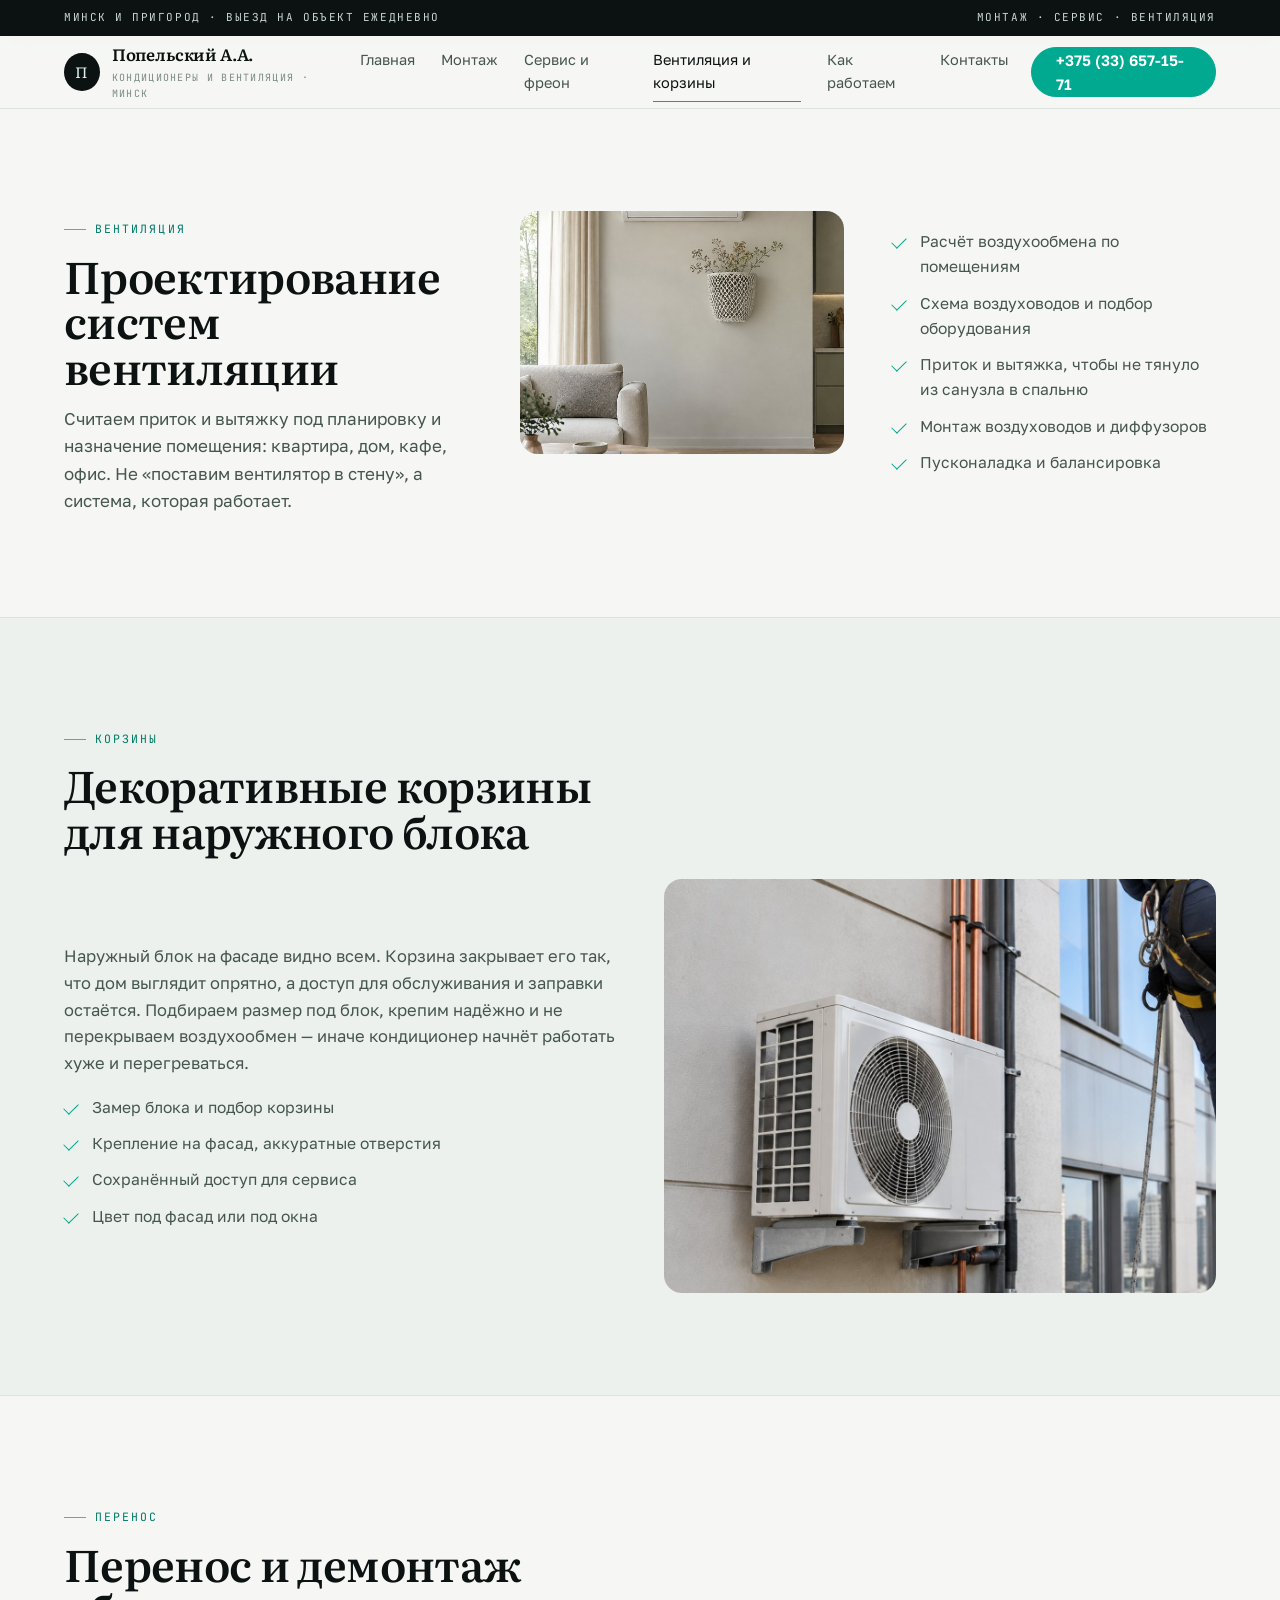
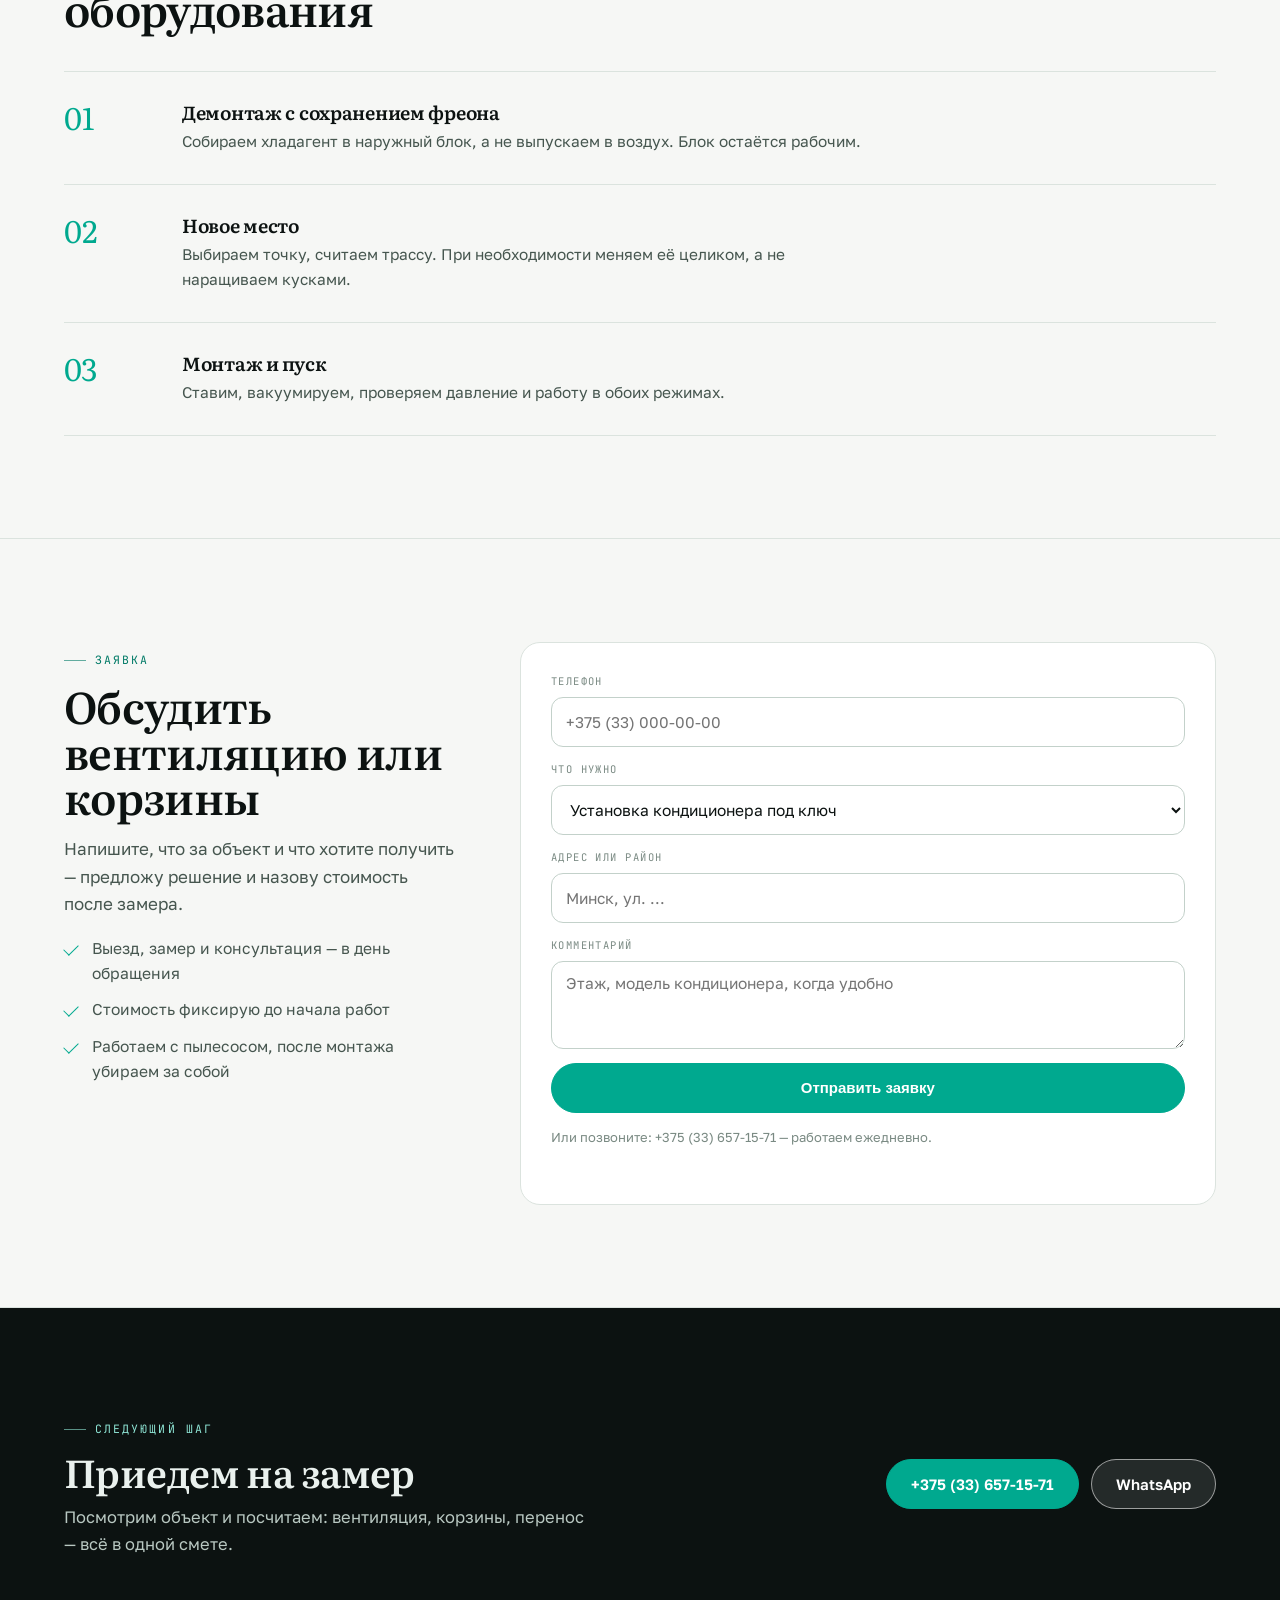
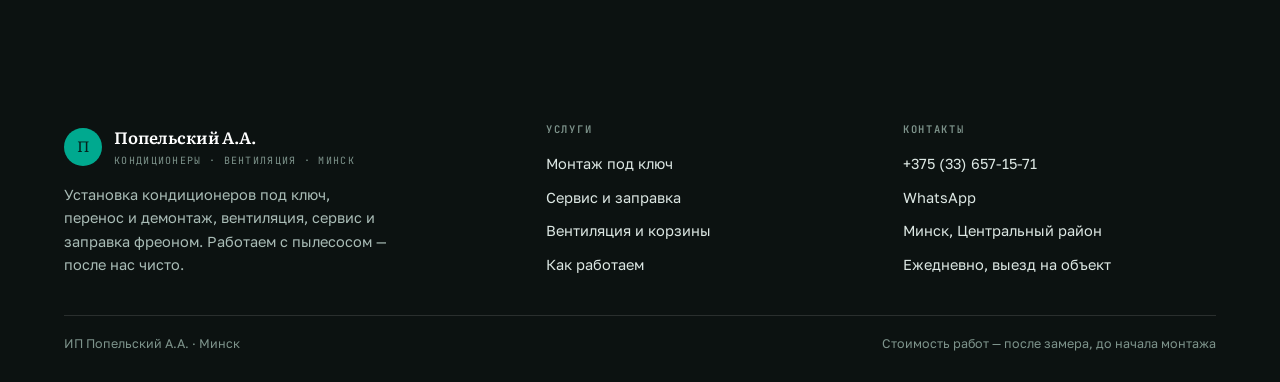
<file: vent.html>
<!doctype html>
<html lang="ru">
<head>
<meta charset="utf-8">
<meta name="viewport" content="width=device-width,initial-scale=1">
<title>Вентиляция, корзины, перенос кондиционеров — Минск</title>
<meta name="description" content="Проектирование систем вентиляции, установка декоративных корзин на наружный блок, перенос и демонтаж кондиционеров.">
<link rel="icon" href="assets/img/favicon.svg" type="image/svg+xml">
<link rel="preconnect" href="https://fonts.googleapis.com">
<link rel="preconnect" href="https://fonts.gstatic.com" crossorigin>
<link href="https://fonts.googleapis.com/css2?family=Literata:ital,wght@0,400;0,600;1,400;1,600&family=Golos+Text:wght@400;500;600;700&family=JetBrains+Mono:wght@400;500&display=swap" rel="stylesheet">
<link rel="stylesheet" href="assets/css/site.css">
</head>
<body>
<div class="topline"><div class="wrap"><span>Минск и пригород · выезд на объект ежедневно</span><span>Монтаж · сервис · вентиляция</span></div></div>
<header class="hdr"><div class="wrap hdr__in">
  <a class="logo" href="index.html"><i>П</i><span><b>Попельский А.А.</b><span>кондиционеры и вентиляция · Минск</span></span></a>
  <nav class="nav"><a href="index.html">Главная</a><a href="montazh.html">Монтаж</a><a href="servis.html">Сервис и фреон</a><a href="vent.html" aria-current="page">Вентиляция и корзины</a><a href="process.html">Как работаем</a><a href="kontakty.html">Контакты</a></nav>
  <a class="btn" href="tel:+375336571571">+375 (33) 657-15-71</a>
  <button class="burger" id="burger" aria-label="Меню"><span></span></button>
</div></header>
<div class="drawer" id="drawer"><button class="drawer__x" aria-label="Закрыть">×</button><a href="index.html">Главная</a><a href="montazh.html">Монтаж</a><a href="servis.html">Сервис и фреон</a><a href="vent.html">Вентиляция и корзины</a><a href="process.html">Как работаем</a><a href="kontakty.html">Контакты</a><a href="tel:+375336571571">+375 (33) 657-15-71</a></div>

<section class="sec"><div class="wrap"><div class="row2">
<div class="side"><div class="shead"><span class="kicker">вентиляция</span><h1>Проектирование систем вентиляции</h1><p>Считаем приток и вытяжку под планировку и назначение помещения: квартира, дом, кафе, офис. Не «поставим вентилятор в стену», а система, которая работает.</p></div></div>
<div>
<div class="two" style="align-items:start"><div><img src="assets/img/interior.jpg" alt="Вентиляция и корзины в интерьере" loading="lazy"></div>
<div><ul class="list">
<li>Расчёт воздухообмена по помещениям</li>
<li>Схема воздуховодов и подбор оборудования</li>
<li>Приток и вытяжка, чтобы не тянуло из санузла в спальню</li>
<li>Монтаж воздуховодов и диффузоров</li>
<li>Пусконаладка и балансировка</li>
</ul></div></div>
</div></div></section>

<section class="sec sec--alt"><div class="wrap">
<div class="shead"><span class="kicker">корзины</span><h2>Декоративные корзины для наружного блока</h2></div>
<div class="two" style="margin-top:26px">
<div><p style="color:var(--body)">Наружный блок на фасаде видно всем. Корзина закрывает его так, что дом выглядит опрятно, а доступ для обслуживания и заправки остаётся. Подбираем размер под блок, крепим надёжно и не перекрываем воздухообмен — иначе кондиционер начнёт работать хуже и перегреваться.</p>
<ul class="list"><li>Замер блока и подбор корзины</li><li>Крепление на фасад, аккуратные отверстия</li><li>Сохранённый доступ для сервиса</li><li>Цвет под фасад или под окна</li></ul></div>
<div><img src="assets/img/facade.jpg" alt="Корзина на наружный блок" loading="lazy"></div>
</div>
</div></section>

<section class="sec"><div class="wrap">
<div class="shead"><span class="kicker">перенос</span><h2>Перенос и демонтаж оборудования</h2></div>
<div class="steps">
<div class="step"><span class="step__n">01</span><div><h3>Демонтаж с сохранением фреона</h3><p>Собираем хладагент в наружный блок, а не выпускаем в воздух. Блок остаётся рабочим.</p></div></div>
<div class="step"><span class="step__n">02</span><div><h3>Новое место</h3><p>Выбираем точку, считаем трассу. При необходимости меняем её целиком, а не наращиваем кусками.</p></div></div>
<div class="step"><span class="step__n">03</span><div><h3>Монтаж и пуск</h3><p>Ставим, вакуумируем, проверяем давление и работу в обоих режимах.</p></div></div>
</div>
</div></section>

<section class="sec" id="zayavka"><div class="wrap"><div class="row2">
<div class="side"><div class="shead"><span class="kicker">Заявка</span><h2>Обсудить вентиляцию или корзины</h2><p>Напишите, что за объект и что хотите получить — предложу решение и назову стоимость после замера.</p></div><ul class="list"><li>Выезд, замер и консультация — в день обращения</li><li>Стоимость фиксирую до начала работ</li><li>Работаем с пылесосом, после монтажа убираем за собой</li></ul></div>
<form class="form" data-form novalidate>
<div class="fld"><label for="f-phone">Телефон</label><input id="f-phone" type="tel" placeholder="+375 (33) 000-00-00" autocomplete="tel" required></div>
<div class="fld"><label for="f-what">Что нужно</label><select id="f-what"><option>Установка кондиционера под ключ</option><option>Перенос или демонтаж</option><option>Сервис и заправка фреоном</option><option>Вентиляция</option><option>Декоративные корзины</option><option>Пока не решил</option></select></div>
<div class="fld"><label for="f-where">Адрес или район</label><input id="f-where" type="text" placeholder="Минск, ул. ..."></div>
<div class="fld"><label for="f-msg">Комментарий</label><textarea id="f-msg" placeholder="Этаж, модель кондиционера, когда удобно"></textarea></div>
<button class="btn" type="submit">Отправить заявку</button>
<p class="form__note">Или позвоните: <a href="tel:+375336571571">+375 (33) 657-15-71</a> — работаем ежедневно.</p>
<div class="formout" role="status"></div>
</form>
</div></div></section>

<section class="sec sec--ink"><div class="wrap"><div class="cta">
<div><div class="shead"><span class="kicker">следующий шаг</span><h2>Приедем на замер</h2></div><p>Посмотрим объект и посчитаем: вентиляция, корзины, перенос — всё в одной смете.</p></div>
<div class="cta__act"><a class="btn" href="tel:+375336571571">+375 (33) 657-15-71</a><a class="btn btn--w" href="https://wa.me/375336571571" target="_blank" rel="noopener">WhatsApp</a></div>
</div></div></section>

<footer class="foot"><div class="wrap"><div class="foot__in">
<div><div class="logo" style="margin:0 0 14px"><i style="background:#00A98F;color:#04211C">П</i><span><b style="color:#fff">Попельский А.А.</b><span style="color:#7E948C">кондиционеры · вентиляция · Минск</span></span></div>
<p style="color:#A9BCB6;max-width:36ch">Установка кондиционеров под ключ, перенос и демонтаж, вентиляция, сервис и заправка фреоном. Работаем с пылесосом — после нас чисто.</p></div>
<div><h4>Услуги</h4><a href="montazh.html">Монтаж под ключ</a><a href="servis.html">Сервис и заправка</a><a href="vent.html">Вентиляция и корзины</a><a href="process.html">Как работаем</a></div>
<div><h4>Контакты</h4><a href="tel:+375336571571">+375 (33) 657-15-71</a><a href="https://wa.me/375336571571" target="_blank" rel="noopener">WhatsApp</a><a href="kontakty.html">Минск, Центральный район</a><a href="kontakty.html">Ежедневно, выезд на объект</a></div>
</div><div class="foot__low"><span>ИП Попельский А.А. · Минск</span><span>Стоимость работ — после замера, до начала монтажа</span></div></div></footer>
<div class="fbar"><a href="tel:+375336571571">Позвонить</a><a href="https://wa.me/375336571571" target="_blank" rel="noopener">WhatsApp</a></div>
<script src="assets/js/main.js" defer></script>
</body>
</html>
</file>
<file: assets/css/site.css>
*,*::before,*::after{box-sizing:border-box}
:root{
--ink:#0C1211;--ink2:#16211F;--paper:#F6F7F5;--paper2:#ECF1EE;--panel:#fff;
--body:#46564F;--mut:#7A8A83;--line:#DBE3DE;--line2:#C3D1CA;
--acc:#00A98F;--acc2:#007A66;--soft:#DDF3EE;
--f-d:"Literata",Georgia,"Times New Roman",serif;
--f-t:"Golos Text",system-ui,-apple-system,"Segoe UI",sans-serif;
--f-m:"JetBrains Mono",ui-monospace,monospace;
--wrap:1240px;--pad:clamp(18px,4vw,44px);
}
html{-webkit-text-size-adjust:100%;scroll-behavior:smooth}
body{margin:0;background:var(--paper);color:var(--ink);font:400 16.5px/1.62 var(--f-t);-webkit-font-smoothing:antialiased;overflow-x:hidden}
img{display:block;max-width:100%;height:auto}
a{color:inherit;text-decoration:none}
h1,h2,h3,h4{margin:0;font-family:var(--f-d);font-weight:600;letter-spacing:-.015em;line-height:1.06}
p{margin:0}
.wrap{width:100%;max-width:var(--wrap);margin:0 auto;padding:0 var(--pad)}
.mono{font-family:var(--f-m);font-size:11.5px;letter-spacing:.16em;text-transform:uppercase;color:var(--mut)}
.kicker{display:inline-flex;align-items:center;gap:9px;font-family:var(--f-m);font-size:11.5px;letter-spacing:.18em;text-transform:uppercase;color:var(--acc2)}
.kicker::before{content:"";width:22px;height:1px;background:currentColor;opacity:.6}

/* header */
.topline{background:var(--ink);color:#C9D6D1;font-family:var(--f-m);font-size:11px;letter-spacing:.14em;text-transform:uppercase}
.topline .wrap{display:flex;justify-content:space-between;gap:16px;padding-top:9px;padding-bottom:9px;flex-wrap:wrap}
.hdr{position:sticky;top:0;z-index:50;background:rgba(246,247,245,.86);backdrop-filter:blur(14px);border-bottom:1px solid var(--line)}
.hdr__in{display:flex;align-items:center;gap:22px;min-height:72px}
.logo{display:flex;align-items:center;gap:12px;margin-right:auto}
.logo i{width:38px;height:38px;border-radius:50%;display:grid;place-items:center;background:var(--ink);color:var(--soft);font-family:var(--f-d);font-style:normal;font-size:15px}
.logo b{display:block;font-family:var(--f-d);font-size:16.5px;font-weight:600;letter-spacing:-.01em}
.logo span span{display:block;font-family:var(--f-m);font-size:10px;letter-spacing:.13em;text-transform:uppercase;color:var(--mut);margin-top:2px}
.nav{display:flex;gap:26px}
.nav a{font-size:14.5px;color:var(--body);padding:6px 0;border-bottom:1px solid transparent}
.nav a:hover,.nav a[aria-current]{color:var(--ink);border-color:var(--acc)}
.btn{display:inline-flex;align-items:center;justify-content:center;gap:9px;min-height:50px;padding:0 24px;border-radius:999px;background:var(--acc);color:#fff;border:1px solid var(--acc);font-weight:600;font-size:15px;transition:.18s}
.btn:hover{background:var(--acc2);border-color:var(--acc2)}
.btn--line{background:transparent;color:var(--ink);border-color:var(--line2)}
.btn--line:hover{background:#fff;border-color:var(--ink);color:var(--ink)}
.btn--w{background:rgba(255,255,255,.1);border-color:rgba(255,255,255,.55);color:#fff}
.btn--w:hover{background:rgba(255,255,255,.22)}
.burger{display:none;width:44px;height:44px;border:1px solid var(--line2);border-radius:50%;background:#fff;position:relative}
.burger span,.burger span::before,.burger span::after{position:absolute;left:12px;right:12px;height:1.6px;background:var(--ink);content:""}
.burger span{top:21px}.burger span::before{top:-6px}.burger span::after{top:6px}
.drawer{position:fixed;inset:0;z-index:60;background:var(--paper);padding:22px var(--pad) 90px;transform:translateX(102%);transition:transform .32s cubic-bezier(.2,.7,.2,1);overflow:auto}
.drawer[data-open="1"]{transform:none}
.drawer a{display:block;padding:16px 0;border-bottom:1px solid var(--line);font-family:var(--f-d);font-size:20px}
.drawer__x{position:absolute;top:16px;right:var(--pad);width:44px;height:44px;border-radius:50%;border:1px solid var(--line2);background:#fff;font-size:20px;line-height:1}

/* hero: фото на всю ширину, крупная антиква, текст снизу */
.hero{position:relative;isolation:isolate;min-height:min(90svh,780px);display:flex;align-items:flex-end;color:#fff;overflow:hidden;background:#0C1211}
.hero__media{position:absolute;inset:0;z-index:-2}
.hero__media img{width:100%;height:100%;object-fit:cover;object-position:50% 42%;transform:scale(1.02)}
.hero::after{content:"";position:absolute;inset:0;z-index:-1;background:linear-gradient(180deg,rgba(8,14,13,.72) 0%,rgba(8,14,13,.35) 38%,rgba(8,14,13,.82) 100%),linear-gradient(90deg,rgba(8,14,13,.6),transparent 62%)}
.hero__in{width:100%;padding:clamp(90px,14vh,150px) 0 clamp(30px,5vh,52px)}
.hero .kicker{color:#8FE6D6}
.hero h1{font-size:clamp(2.5rem,5.4vw,4.5rem);line-height:1.02;letter-spacing:-.028em;max-width:19ch;margin:18px 0 0;font-weight:600}
.hero h1 em{font-style:italic;color:#8FE6D6}
.hero__lead{margin-top:20px;max-width:50ch;color:#DCE7E3;font-size:clamp(15px,1.2vw,17.5px)}
.hero__btns{display:flex;gap:12px;flex-wrap:wrap;margin-top:30px}
.hero__stats{display:grid;grid-template-columns:repeat(3,1fr);gap:0;margin-top:clamp(30px,5vh,46px);border-top:1px solid rgba(255,255,255,.24)}
.hero__stats div{padding:18px 20px 0 0;border-right:1px solid rgba(255,255,255,.14)}
.hero__stats div:last-child{border-right:0;padding-right:0}
.hero__stats b{display:block;font-family:var(--f-d);font-size:clamp(1.5rem,2.4vw,2.1rem);font-weight:600;line-height:1}
.hero__stats span{display:block;margin-top:7px;font-family:var(--f-m);font-size:10.5px;letter-spacing:.13em;text-transform:uppercase;color:#A9BCB6}

/* полоса фото */
.band{display:grid;grid-template-columns:repeat(3,1fr);gap:2px;background:var(--line);border-bottom:1px solid var(--line)}
.band figure{margin:0;position:relative;overflow:hidden;aspect-ratio:4/3;background:var(--paper2)}
.band img{width:100%;height:100%;object-fit:cover;transition:transform .7s cubic-bezier(.2,.7,.2,1)}
.band figure:hover img{transform:scale(1.05)}
.band figcaption{position:absolute;left:0;right:0;bottom:0;padding:16px 18px;background:linear-gradient(transparent,rgba(8,14,13,.85));color:#fff;font-family:var(--f-m);font-size:10.5px;letter-spacing:.14em;text-transform:uppercase}

/* секции */
.sec{padding:clamp(56px,8vw,104px) 0;border-bottom:1px solid var(--line)}
.sec--alt{background:var(--paper2)}
.sec--ink{background:var(--ink);color:#EAF1EE;border:0}
.sec--ink .kicker{color:#8FE6D6}
.sec--ink p{color:#B9C8C2}
.shead{max-width:60ch}
.shead h2{font-size:clamp(1.9rem,3.4vw,3rem);line-height:1.04;margin-top:14px}
.shead p{margin-top:16px;color:var(--body);font-size:17px;max-width:56ch}
.row2{display:grid;grid-template-columns:.72fr 1.28fr;gap:clamp(24px,5vw,64px);align-items:start}
.row2>.side{position:sticky;top:96px}

/* карточки, списки, шаги */
.cards{display:grid;grid-template-columns:repeat(3,1fr);gap:clamp(14px,2vw,22px);margin-top:clamp(26px,4vw,40px)}
.card{background:var(--panel);border:1px solid var(--line);border-radius:18px;overflow:hidden;display:flex;flex-direction:column;transition:.2s}
.card:hover{border-color:var(--line2);transform:translateY(-3px)}
.card img{aspect-ratio:4/3;object-fit:cover;width:100%}
.card__b{padding:22px 22px 24px}
.card__b .mono{color:var(--acc2)}
.card__b h3{font-size:1.24rem;margin:8px 0 8px}
.card__b p{color:var(--body);font-size:15px}
.list{list-style:none;margin:18px 0 0;padding:0;display:grid;gap:11px}
.list li{position:relative;padding-left:28px;color:var(--body);font-size:15.6px}
.list li::before{content:"";position:absolute;left:0;top:8px;width:14px;height:8px;border-left:1.6px solid var(--acc);border-bottom:1.6px solid var(--acc);transform:rotate(-45deg)}
.steps{margin-top:clamp(26px,4vw,40px);border-top:1px solid var(--line)}
.step{display:grid;grid-template-columns:84px minmax(0,1fr);gap:clamp(14px,3vw,34px);padding:clamp(20px,3vw,30px) 0;border-bottom:1px solid var(--line);align-items:start}
.step__n{font-family:var(--f-d);font-size:clamp(1.5rem,2.4vw,2rem);color:var(--acc);line-height:1}
.step h3{font-size:1.18rem;margin-bottom:7px}
.step p{color:var(--body);font-size:15.4px;max-width:70ch}
.two{display:grid;grid-template-columns:1fr 1fr;gap:clamp(18px,4vw,48px);align-items:center}
.two img{border-radius:18px;aspect-ratio:4/3;object-fit:cover;width:100%}
.checks{display:grid;grid-template-columns:repeat(2,1fr);gap:14px 26px;margin-top:22px}
.checks div{border-top:1px solid var(--line2);padding-top:12px}
.checks b{display:block;font-family:var(--f-d);font-size:1.05rem;margin-bottom:4px}
.checks span{font-size:14.4px;color:var(--body)}

/* FAQ */
.faq{margin-top:26px;border-top:1px solid var(--line)}
.faq__i{border-bottom:1px solid var(--line)}
.faq__q{width:100%;display:flex;justify-content:space-between;align-items:center;gap:20px;padding:20px 0;background:none;border:0;text-align:left;font:600 17px/1.35 var(--f-t);color:var(--ink);cursor:pointer}
.faq__x{position:relative;width:20px;height:20px;flex:0 0 auto}
.faq__x::before,.faq__x::after{content:"";position:absolute;left:0;right:0;top:9px;height:1.6px;background:var(--acc);transition:.2s}
.faq__x::after{transform:rotate(90deg)}
.faq__i[data-open="1"] .faq__x::after{transform:rotate(0)}
.faq__a{display:none;padding:0 0 22px;max-width:72ch}
.faq__i[data-open="1"] .faq__a{display:block}
.faq__a p{color:var(--body);font-size:15.4px}

/* форма, CTA, подвал, мобильная панель */
.form{display:grid;gap:14px;background:var(--panel);border:1px solid var(--line);border-radius:20px;padding:clamp(20px,3vw,30px)}
.fld{display:grid;gap:7px}
.fld label{font-family:var(--f-m);font-size:10.5px;letter-spacing:.14em;text-transform:uppercase;color:var(--mut)}
.fld input,.fld select,.fld textarea{width:100%;min-height:50px;padding:12px 14px;border:1px solid var(--line2);border-radius:12px;background:#fff;font:400 15.5px var(--f-t);color:var(--ink)}
.fld textarea{min-height:88px;resize:vertical}
.fld input:focus,.fld select:focus,.fld textarea:focus{outline:2px solid rgba(0,169,143,.35);border-color:var(--acc)}
.form__note{font-size:13px;color:var(--mut)}
.formout{margin-top:12px;font-size:14.5px;color:var(--acc2)}
.cta{display:grid;grid-template-columns:1.35fr auto;gap:clamp(20px,4vw,44px);align-items:center}
.cta h2{font-size:clamp(1.7rem,3vw,2.6rem)}
.cta p{margin-top:12px;max-width:52ch}
.cta__act{display:flex;gap:12px;flex-wrap:wrap}
.foot{background:var(--ink);color:#C9D6D1;padding:clamp(40px,6vw,64px) 0 28px;font-size:14.5px}
.foot__in{display:grid;grid-template-columns:1.4fr 1fr 1fr;gap:clamp(20px,4vw,44px)}
.foot h4{font-family:var(--f-m);font-size:10.5px;letter-spacing:.16em;text-transform:uppercase;color:#7E948C;margin-bottom:12px}
.foot a{display:block;padding:5px 0;color:#DCE7E3}
.foot a:hover{color:var(--soft)}
.foot__low{margin-top:34px;padding-top:18px;border-top:1px solid rgba(255,255,255,.12);display:flex;justify-content:space-between;gap:14px;flex-wrap:wrap;font-size:12.5px;color:#7E948C}
.fbar{display:none;position:fixed;left:0;right:0;bottom:0;z-index:55;background:rgba(12,18,17,.96);backdrop-filter:blur(10px);padding:10px 12px calc(10px + env(safe-area-inset-bottom));gap:10px}
.fbar a{flex:1;display:flex;align-items:center;justify-content:center;min-height:48px;border-radius:12px;font-weight:600;font-size:15px}
.fbar a:first-child{background:var(--acc);color:#fff}
.fbar a:last-child{background:rgba(255,255,255,.12);color:#fff;border:1px solid rgba(255,255,255,.3)}

@media(max-width:1040px){
.nav{display:none}.burger{display:block}
.hero__stats{grid-template-columns:1fr 1fr}
.hero__stats div:nth-child(2){border-right:0}
.cards{grid-template-columns:1fr 1fr}
.row2{grid-template-columns:1fr}.row2>.side{position:static}
.cta{grid-template-columns:1fr}
.foot__in{grid-template-columns:1fr 1fr}
}
@media(max-width:720px){
.hero{min-height:auto}.hero__in{padding-top:74px}
.band{grid-template-columns:1fr}
.cards{grid-template-columns:1fr}
.two{grid-template-columns:1fr}
.checks{grid-template-columns:1fr}
.step{grid-template-columns:56px minmax(0,1fr)}
.hero__stats{grid-template-columns:1fr}
.hero__stats div{border-right:0;border-bottom:1px solid rgba(255,255,255,.12);padding:14px 0}
.hero__stats div:last-child{border-bottom:0}
.fbar{display:flex}
body{padding-bottom:74px}
.foot__in{grid-template-columns:1fr}
}
@media(prefers-reduced-motion:reduce){*{transition:none!important;animation:none!important}}

.shead h1{font-size:clamp(1.9rem,3.4vw,3rem);line-height:1.04;margin-top:14px}
</file>
